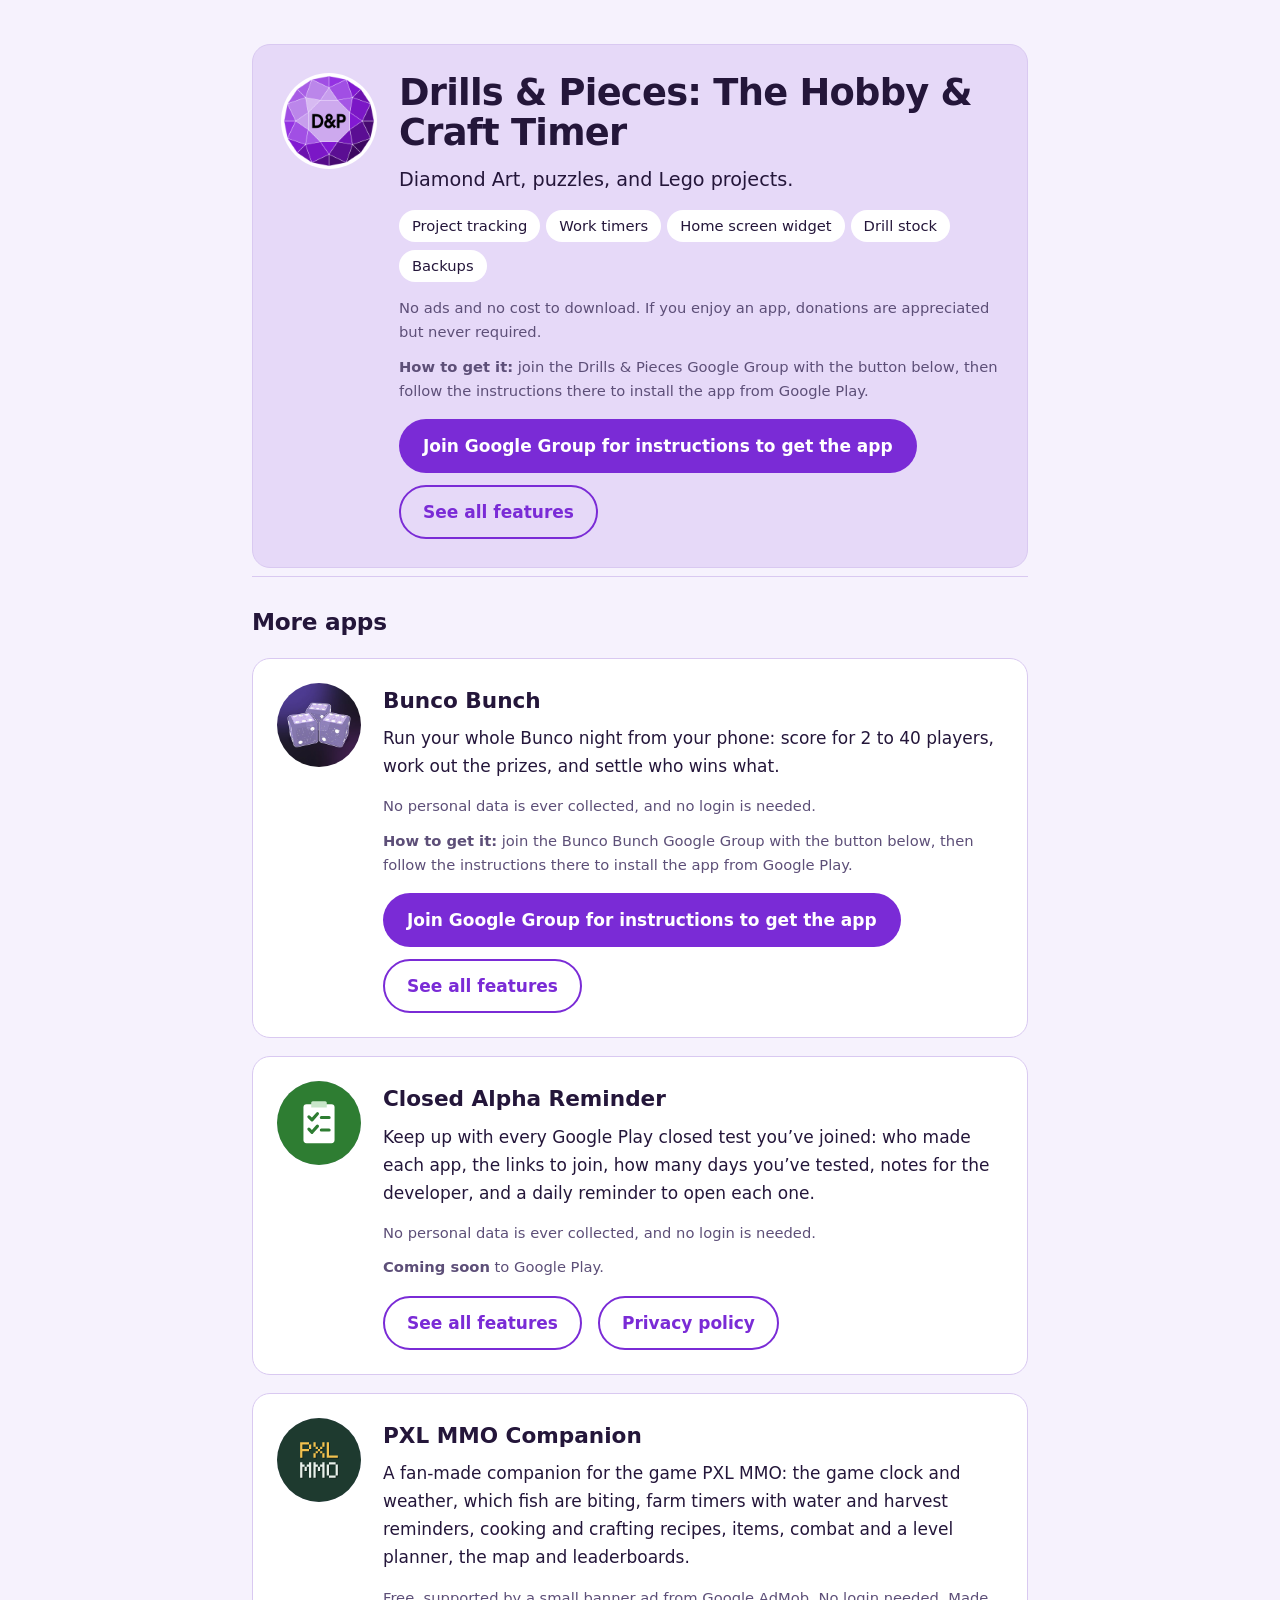
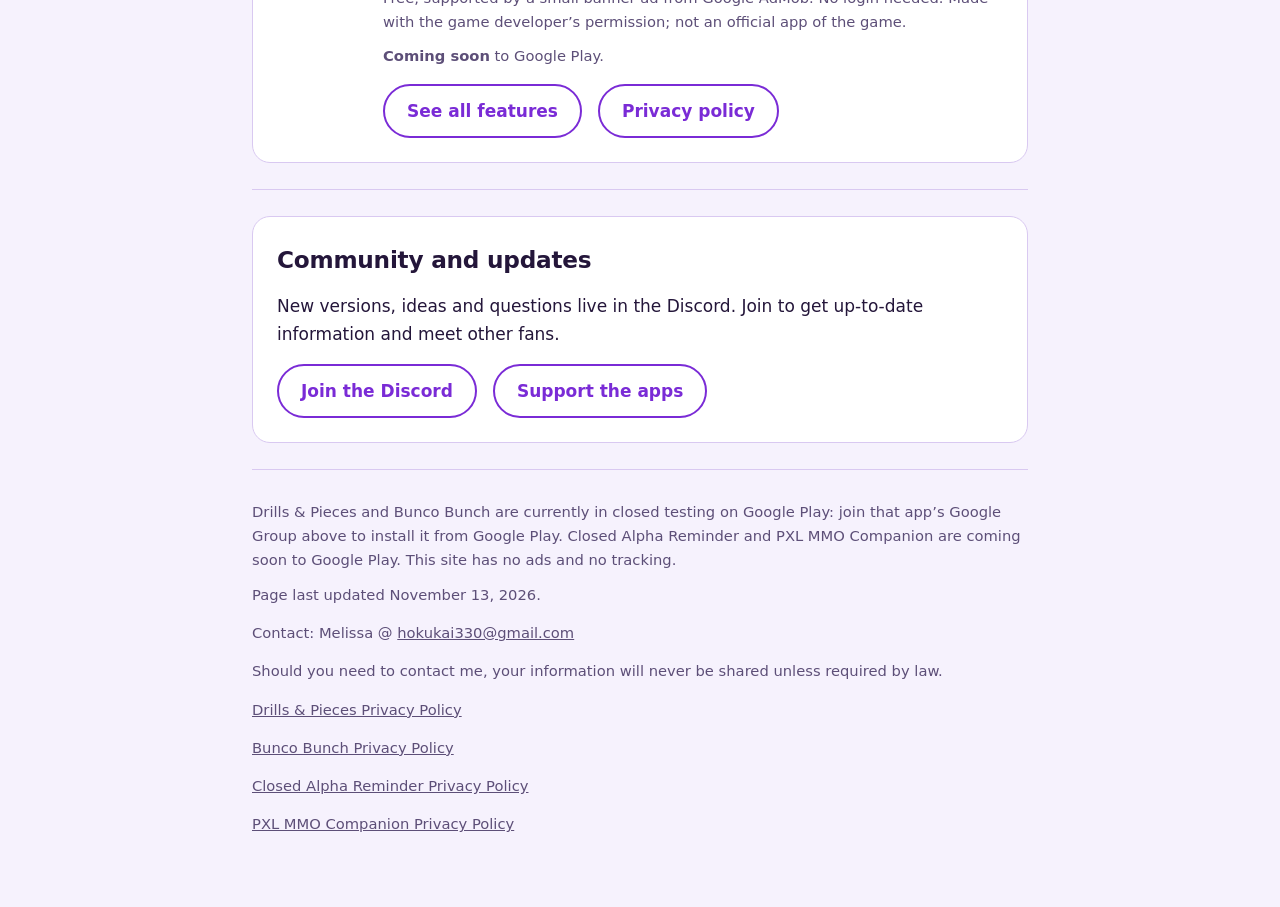
<file: index.html>
<!DOCTYPE html>
<html lang="en"><head><meta charset="utf-8"><meta name="viewport" content="width=device-width, initial-scale=1">
<title>Drills &amp; Pieces: The Hobby &amp; Craft Timer</title>
<meta name="description" content="Drills &amp; Pieces, a free Android app for diamond art, puzzle and Lego projects. Also Bunco Bunch, a Bunco score sheet. No ads and no cost to download.">
<link rel="icon" href="icon.png"><link rel="stylesheet" href="style.css">
<style>
.wrap{max-width:820px}
.top{padding:44px 0 8px}
section{padding:26px 0}
section.top{border-top:0}
h2.sec{margin:0 0 16px}
.appcard,.card{display:flex;gap:22px;align-items:flex-start;background:var(--surface);border:1px solid var(--line);border-radius:18px;padding:24px}
.card{display:block}
.card p:last-of-type{margin-bottom:16px}
.appcard.main{background:var(--soft);padding:28px}
.appcard.main h1{font-size:clamp(1.7rem,4.5vw,2.3rem);margin:0 0 10px}
.appcard.main .chips span{background:var(--surface)}
.appcard img{width:84px;height:84px;border-radius:50%;flex:none;background:var(--soft)}
.appcard.main img{width:96px;height:96px;background:var(--surface)}
.appcard h3{margin:0 0 6px;font-size:1.35rem}
.appcard .cta{margin-top:16px}
.lede{font-size:1.2rem;margin:0 0 14px}
.chips{margin:0 0 6px}
.chips span{display:inline-block;padding:4px 13px;margin:0 6px 8px 0;border-radius:999px;font-size:.92rem}
@media(max-width:480px){.appcard{flex-direction:column}}
</style></head>
<body><div class="wrap">

<section class="top"><article class="appcard main"><img src="icon.png" alt="Drills &amp; Pieces icon, a purple faceted gem with D&amp;P" width="96" height="96" data-optional>
<div><h1>Drills &amp; Pieces: The Hobby &amp; Craft Timer</h1>
<p class="lede">Diamond Art, puzzles, and Lego projects.</p>
<div class="chips"><span>Project tracking</span><span>Work timers</span><span>Home screen widget</span><span>Drill stock</span><span>Backups</span></div>
<p class="fine" style="margin:6px 0 0">No ads and no cost to download. If you enjoy an app, donations are appreciated but never required.</p>
<p class="fine" style="margin:10px 0 0"><strong>How to get it:</strong> join the Drills &amp; Pieces Google Group with the button below, then follow the instructions there to install the app from Google Play.</p>
<div class="cta"><a class="btn" href="https://groups.google.com/g/drillsandpiecesapp" target="_blank" rel="noopener">Join Google Group for instructions to get the app</a><a class="btn alt" href="drills-and-pieces.html">See all features</a></div></div></article></section>

<section><h2 class="sec">More apps</h2>
<article class="appcard"><img src="bunco-icon.jpg" alt="Bunco Bunch icon, three glittery dice showing sixes" width="84" height="84" data-optional>
<div><h3>Bunco Bunch</h3>
<p>Run your whole Bunco night from your phone: score for 2 to 40 players, work out the prizes, and settle who wins what.</p>
<p class="fine" style="margin:0">No personal data is ever collected, and no login is needed.</p>
<p class="fine" style="margin:10px 0 0"><strong>How to get it:</strong> join the Bunco Bunch Google Group with the button below, then follow the instructions there to install the app from Google Play.</p>
<div class="cta"><a class="btn" href="https://groups.google.com/g/bunco-bunch-closed-testing" target="_blank" rel="noopener">Join Google Group for instructions to get the app</a><a class="btn alt" href="bunco-bunch.html">See all features</a></div></div></article>
<article class="appcard" style="margin-top:18px"><img src="closed-alpha-icon.svg" alt="Closed Alpha Reminder icon, a clipboard with two check marks" width="84" height="84" data-optional>
<div><h3>Closed Alpha Reminder</h3>
<p>Keep up with every Google Play closed test you’ve joined: who made each app, the links to join, how many days you’ve tested, notes for the developer, and a daily reminder to open each one.</p>
<p class="fine" style="margin:0">No personal data is ever collected, and no login is needed.</p>
<p class="fine" style="margin:10px 0 0"><strong>Coming soon</strong> to Google Play.</p>
<div class="cta"><a class="btn alt" href="closed-alpha-reminder.html">See all features</a><a class="btn alt" href="closed-alpha-reminder-privacy.html">Privacy policy</a></div></div></article>
<article class="appcard" style="margin-top:18px"><img src="pxl-icon.svg" alt="PXL MMO Companion icon, the letters PXL over MMO in pixel type" width="84" height="84" data-optional>
<div><h3>PXL MMO Companion</h3>
<p>A fan-made companion for the game PXL MMO: the game clock and weather, which fish are biting, farm timers with water and harvest reminders, cooking and crafting recipes, items, combat and a level planner, the map and leaderboards.</p>
<p class="fine" style="margin:0">Free, supported by a small banner ad from Google AdMob. No login needed. Made with the game developer’s permission; not an official app of the game.</p>
<p class="fine" style="margin:10px 0 0"><strong>Coming soon</strong> to Google Play.</p>
<div class="cta"><a class="btn alt" href="pxl-mmo-companion.html">See all features</a><a class="btn alt" href="PXLPrivacyNotice.html">Privacy policy</a></div></div></article></section>

<section><div class="card"><h2>Community and updates</h2>
<p>New versions, ideas and questions live in the Discord. Join to get up-to-date information and meet other fans.</p>
<div class="cta" style="margin-top:0"><a class="btn alt" href="https://discord.gg/RJFk6R4KJk">Join the Discord</a><a class="btn alt" data-donate href="#">Support the apps</a></div></div></section>

<footer>
  Drills &amp; Pieces and Bunco Bunch are currently in closed testing on Google Play: join that app’s Google Group above to install it from Google Play. Closed Alpha Reminder and PXL MMO Companion are coming soon to Google Play. This site has no ads and no tracking.
  <p style="margin-top: 10px;">Page last updated November 13, 2026.</p>
  <p style="margin-top: 10px;">Contact: Melissa @ <a href="mailto:hokukai330@gmail.com" style="color: inherit;">hokukai330@gmail.com</a></p>
  <p>Should you need to contact me, your information will never be shared unless required by law.</p>
  <p><a href="privacy.html" style="color: inherit;">Drills &amp; Pieces Privacy Policy</a></p>
  <p><a href="bunco-privacy.html" style="color: inherit;">Bunco Bunch Privacy Policy</a></p>
  <p><a href="closed-alpha-reminder-privacy.html" style="color: inherit;">Closed Alpha Reminder Privacy Policy</a></p>
  <p><a href="PXLPrivacyNotice.html" style="color: inherit;">PXL MMO Companion Privacy Policy</a></p>
</footer>
</div><script src="site.js"></script></body></html>
</file>
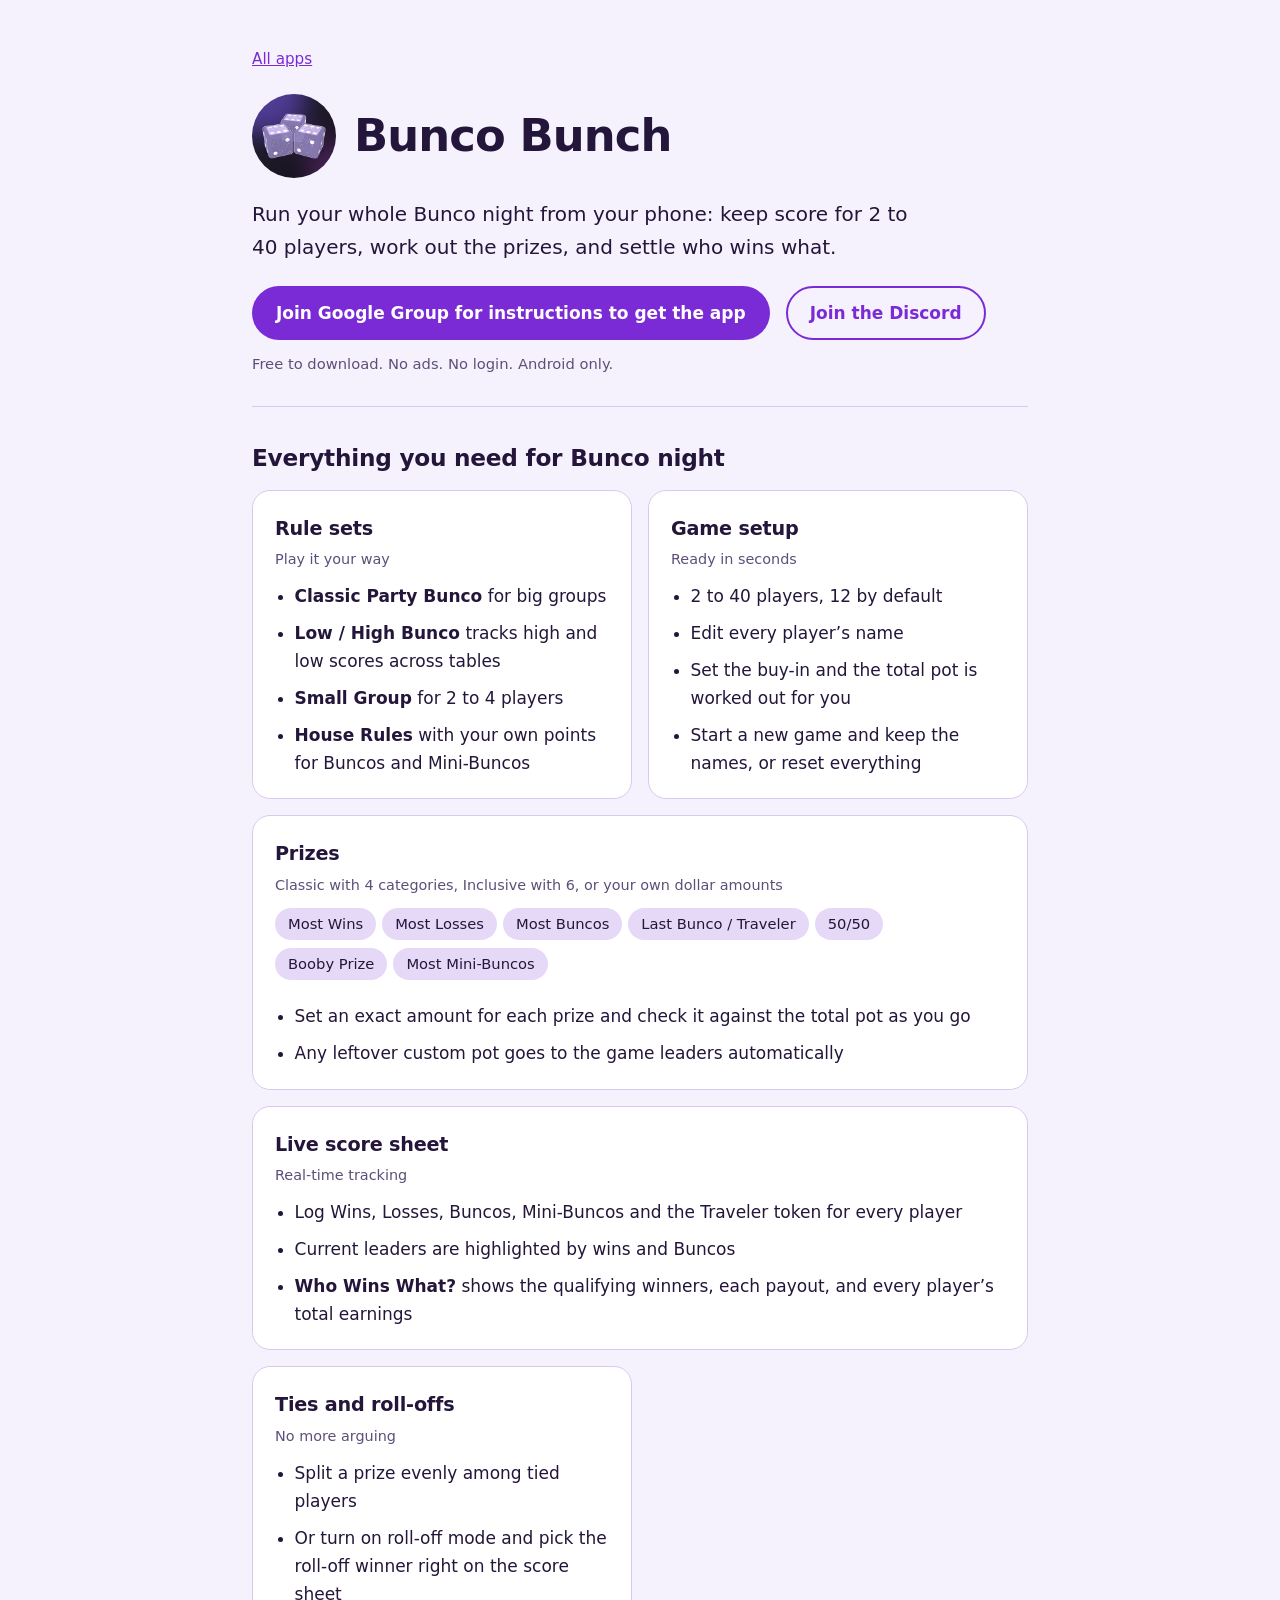
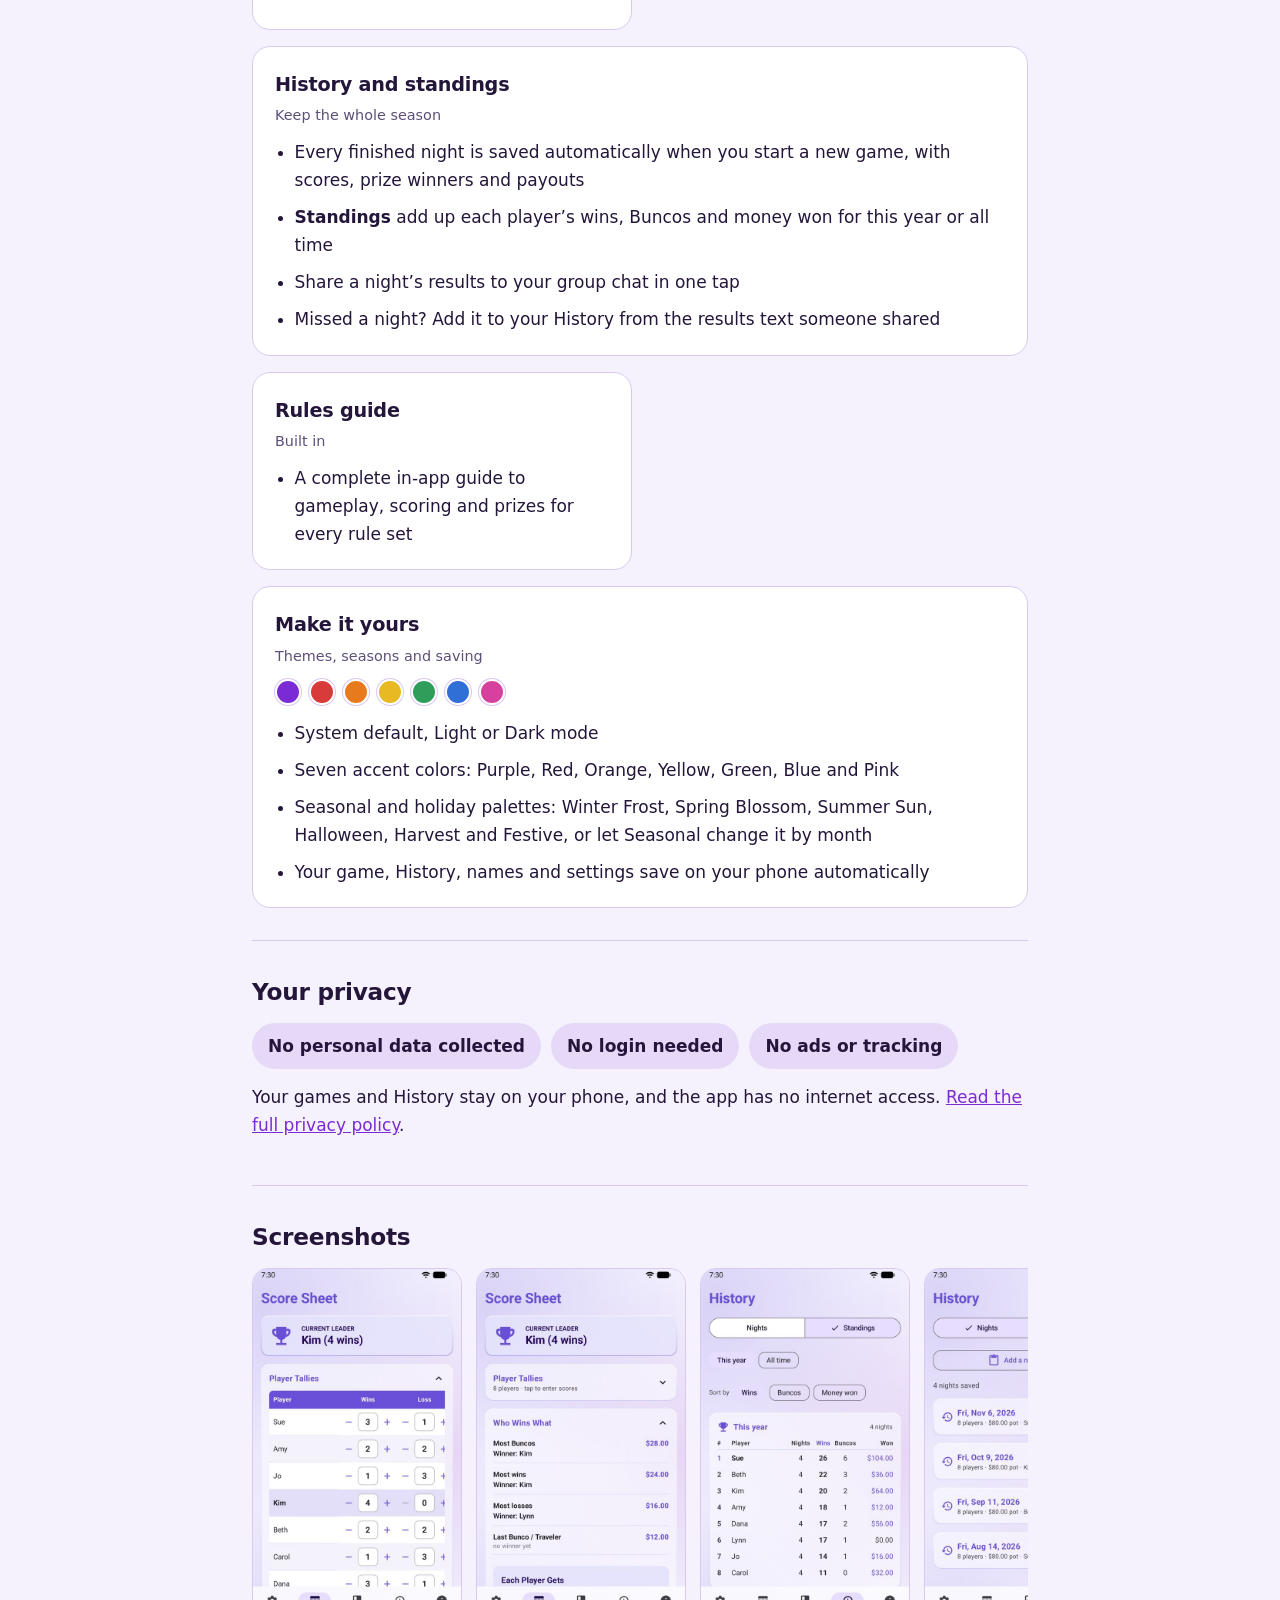
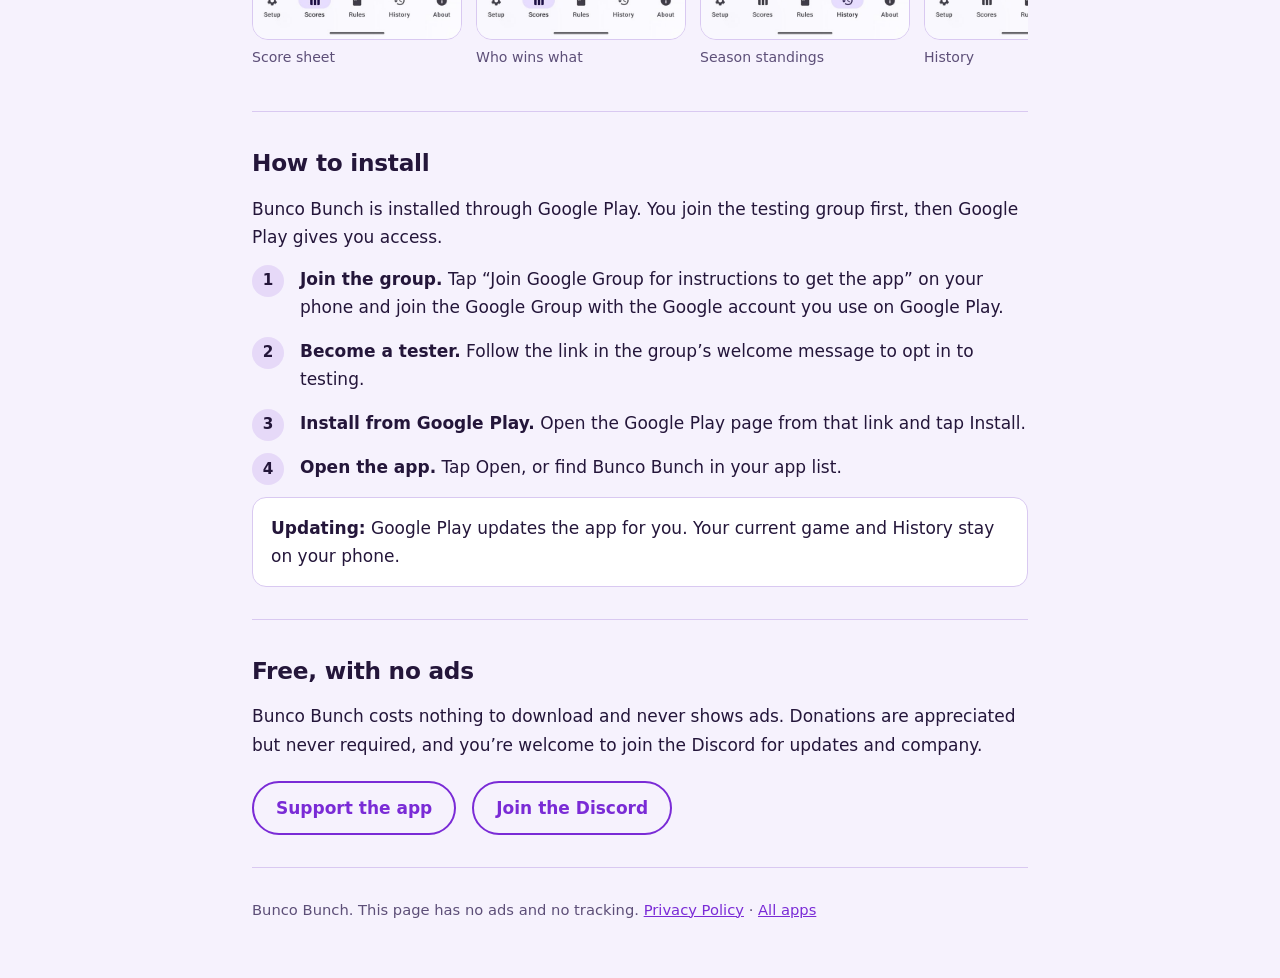
<file: bunco-bunch.html>
<!DOCTYPE html>
<html lang="en"><head><meta charset="utf-8"><meta name="viewport" content="width=device-width, initial-scale=1">
<title>Bunco Bunch – score sheet, prizes and rules for Bunco night</title>
<meta name="description" content="Bunco Bunch is a free Android app that scores Bunco for 2 to 40 players, calculates prizes and payouts, and includes the rules. No ads, no login, no personal data collected.">
<link rel="icon" href="bunco-icon.jpg"><link rel="stylesheet" href="style.css">
<style>
.wrap{max-width:820px}
.lede{font-size:1.25rem;max-width:34em;margin:20px 0 0}
.grid{display:grid;grid-template-columns:1fr 1fr;gap:16px}
.card{background:var(--surface);border:1px solid var(--line);border-radius:18px;padding:22px 22px 12px}
.card.wide{grid-column:1/-1}
.card h3{margin:0 0 4px;font-size:1.2rem;letter-spacing:-.01em}
.card .kicker{display:block;margin-bottom:10px;color:var(--muted);font-size:.9rem}
.card ul{margin:0;padding-left:1.15em}
.card li{margin:0 0 9px}
.chips{margin:2px 0 14px}
.chips span{display:inline-block;padding:4px 13px;margin:0 6px 8px 0;border-radius:999px;background:var(--soft);font-size:.92rem}
.swatches{display:flex;gap:8px;margin:2px 0 14px}
.swatches i{width:26px;height:26px;border-radius:50%;display:block;border:2px solid var(--surface);box-shadow:0 0 0 1px var(--line)}
.priv{display:flex;flex-wrap:wrap;gap:10px}
.priv span{background:var(--soft);padding:9px 16px;border-radius:999px;font-weight:600}
@media(max-width:640px){.grid{grid-template-columns:1fr}}
</style></head>
<body><div class="wrap">
<header><a class="back" href="./">All apps</a>
<div class="brand"><img src="bunco-icon.jpg" alt="Bunco Bunch icon, three glittery dice showing sixes" width="84" height="84" data-optional><h1>Bunco Bunch</h1></div>
<p class="lede">Run your whole Bunco night from your phone: keep score for 2 to 40 players, work out the prizes, and settle who wins what.</p>
<div class="cta"><a class="btn" href="https://groups.google.com/g/bunco-bunch-closed-testing" target="_blank" rel="noopener">Join Google Group for instructions to get the app</a><a class="btn alt" href="https://discord.gg/RJFk6R4KJk">Join the Discord</a></div>
<p class="fine">Free to download. No ads. No login. Android only.</p></header>

<section><h2>Everything you need for Bunco night</h2>
<div class="grid">
<div class="card"><h3>Rule sets</h3><span class="kicker">Play it your way</span><ul>
<li><strong>Classic Party Bunco</strong> for big groups</li>
<li><strong>Low / High Bunco</strong> tracks high and low scores across tables</li>
<li><strong>Small Group</strong> for 2 to 4 players</li>
<li><strong>House Rules</strong> with your own points for Buncos and Mini-Buncos</li></ul></div>

<div class="card"><h3>Game setup</h3><span class="kicker">Ready in seconds</span><ul>
<li>2 to 40 players, 12 by default</li>
<li>Edit every player’s name</li>
<li>Set the buy-in and the total pot is worked out for you</li>
<li>Start a new game and keep the names, or reset everything</li></ul></div>

<div class="card wide"><h3>Prizes</h3><span class="kicker">Classic with 4 categories, Inclusive with 6, or your own dollar amounts</span>
<div class="chips"><span>Most Wins</span><span>Most Losses</span><span>Most Buncos</span><span>Last Bunco / Traveler</span><span>50/50</span><span>Booby Prize</span><span>Most Mini-Buncos</span></div>
<ul><li>Set an exact amount for each prize and check it against the total pot as you go</li>
<li>Any leftover custom pot goes to the game leaders automatically</li></ul></div>

<div class="card wide"><h3>Live score sheet</h3><span class="kicker">Real-time tracking</span><ul>
<li>Log Wins, Losses, Buncos, Mini-Buncos and the Traveler token for every player</li>
<li>Current leaders are highlighted by wins and Buncos</li>
<li><strong>Who Wins What?</strong> shows the qualifying winners, each payout, and every player’s total earnings</li></ul></div>

<div class="card"><h3>Ties and roll-offs</h3><span class="kicker">No more arguing</span><ul>
<li>Split a prize evenly among tied players</li>
<li>Or turn on roll-off mode and pick the roll-off winner right on the score sheet</li></ul></div>

<div class="card wide"><h3>History and standings</h3><span class="kicker">Keep the whole season</span><ul>
<li>Every finished night is saved automatically when you start a new game, with scores, prize winners and payouts</li>
<li><strong>Standings</strong> add up each player’s wins, Buncos and money won for this year or all time</li>
<li>Share a night’s results to your group chat in one tap</li>
<li>Missed a night? Add it to your History from the results text someone shared</li></ul></div>

<div class="card"><h3>Rules guide</h3><span class="kicker">Built in</span><ul>
<li>A complete in-app guide to gameplay, scoring and prizes for every rule set</li></ul></div>

<div class="card wide"><h3>Make it yours</h3><span class="kicker">Themes, seasons and saving</span>
<div class="swatches" role="img" aria-label="Accent colors: purple, red, orange, yellow, green, blue and pink">
<i style="background:#7a2bd6"></i><i style="background:#d93a3a"></i><i style="background:#e87a1e"></i><i style="background:#e8b923"></i><i style="background:#2f9e5b"></i><i style="background:#2f6fd6"></i><i style="background:#d6409f"></i></div>
<ul><li>System default, Light or Dark mode</li>
<li>Seven accent colors: Purple, Red, Orange, Yellow, Green, Blue and Pink</li>
<li>Seasonal and holiday palettes: Winter Frost, Spring Blossom, Summer Sun, Halloween, Harvest and Festive, or let Seasonal change it by month</li>
<li>Your game, History, names and settings save on your phone automatically</li></ul></div>
</div></section>

<section><h2>Your privacy</h2>
<div class="priv"><span>No personal data collected</span><span>No login needed</span><span>No ads or tracking</span></div>
<p style="margin-top:14px">Your games and History stay on your phone, and the app has no internet access. <a href="bunco-privacy.html">Read the full privacy policy</a>.</p></section>

<section><h2>Screenshots</h2><div class="shots">
<figure><img src="screenshots/bb-1.jpg" alt="Score sheet with wins and losses for 8 players and the current leader"><figcaption>Score sheet</figcaption></figure>
<figure><img src="screenshots/bb-2.jpg" alt="Who Wins What: each prize, its winner and payout"><figcaption>Who wins what</figcaption></figure>
<figure><img src="screenshots/bb-3.jpg" alt="Season standings: nights, wins, Buncos and money won per player"><figcaption>Season standings</figcaption></figure>
<figure><img src="screenshots/bb-4.jpg" alt="History of saved Bunco nights"><figcaption>History</figcaption></figure>
<figure><img src="screenshots/bb-5.jpg" alt="Adding a missed night from shared results text"><figcaption>Add a missed night</figcaption></figure>
<figure><img src="screenshots/bb-6.jpg" alt="Game setup: rule set, number of players, buy-in and total pot"><figcaption>Game setup</figcaption></figure>
<figure><img src="screenshots/bb-7.jpg" alt="Splash screen with three glittery dice showing sixes"><figcaption>Splash</figcaption></figure>
<figure><img src="screenshots/bb-8.jpg" alt="Built-in rules guide in dark mode"><figcaption>Rules, dark mode</figcaption></figure></div></section>

<section><h2>How to install</h2>
<p>Bunco Bunch is installed through Google Play. You join the testing group first, then Google Play gives you access.</p>
<ol class="steps">
<li><strong>Join the group.</strong> Tap “Join Google Group for instructions to get the app” on your phone and join the Google Group with the Google account you use on Google Play.</li>
<li><strong>Become a tester.</strong> Follow the link in the group’s welcome message to opt in to testing.</li>
<li><strong>Install from Google Play.</strong> Open the Google Play page from that link and tap Install.</li>
<li><strong>Open the app.</strong> Tap Open, or find Bunco Bunch in your app list.</li></ol>
<div class="note"><strong>Updating:</strong> Google Play updates the app for you. Your current game and History stay on your phone.</div></section>

<section><h2>Free, with no ads</h2><p>Bunco Bunch costs nothing to download and never shows ads. Donations are appreciated but never required, and you’re welcome to join the Discord for updates and company.</p>
<div class="cta"><a class="btn alt" data-donate href="#">Support the app</a><a class="btn alt" href="https://discord.gg/RJFk6R4KJk">Join the Discord</a></div></section>
<footer>Bunco Bunch. This page has no ads and no tracking. <a href="bunco-privacy.html">Privacy Policy</a> · <a href="./">All apps</a></footer>
</div><script src="site.js"></script></body></html>
</file>
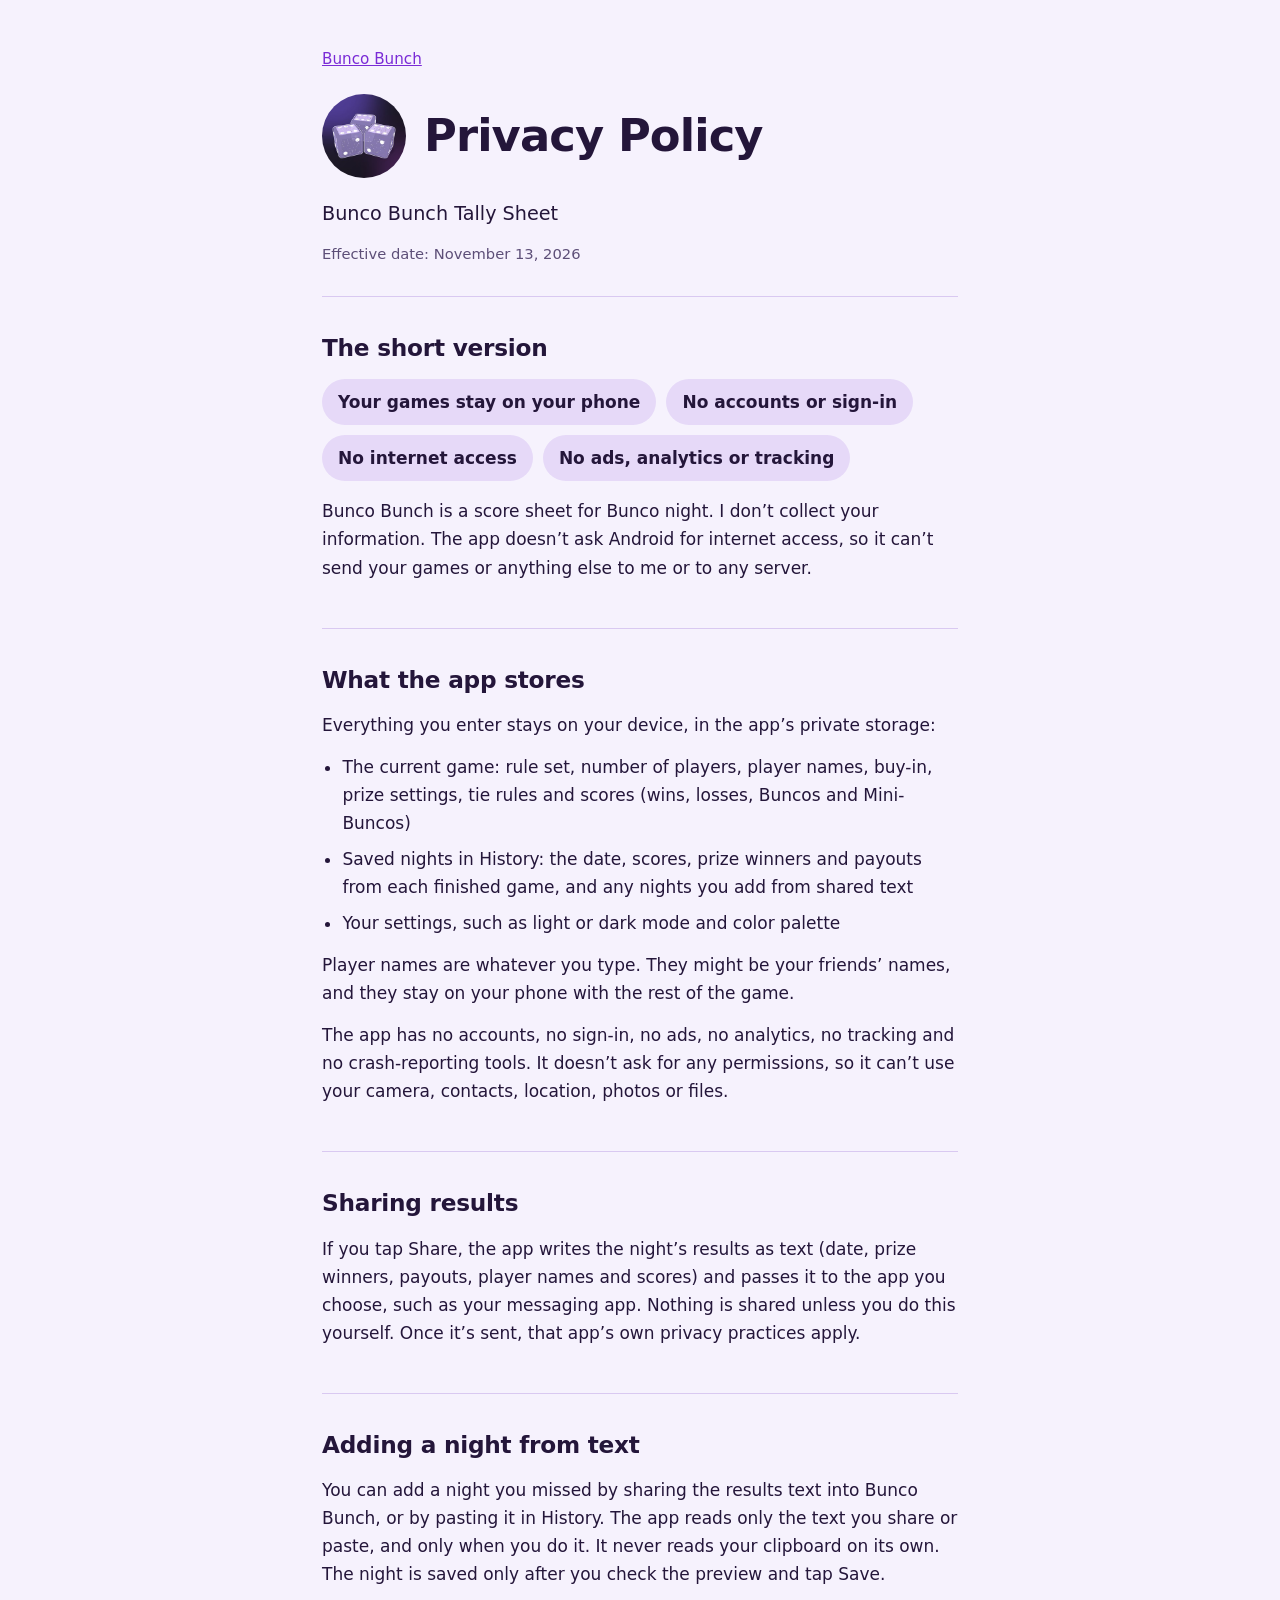
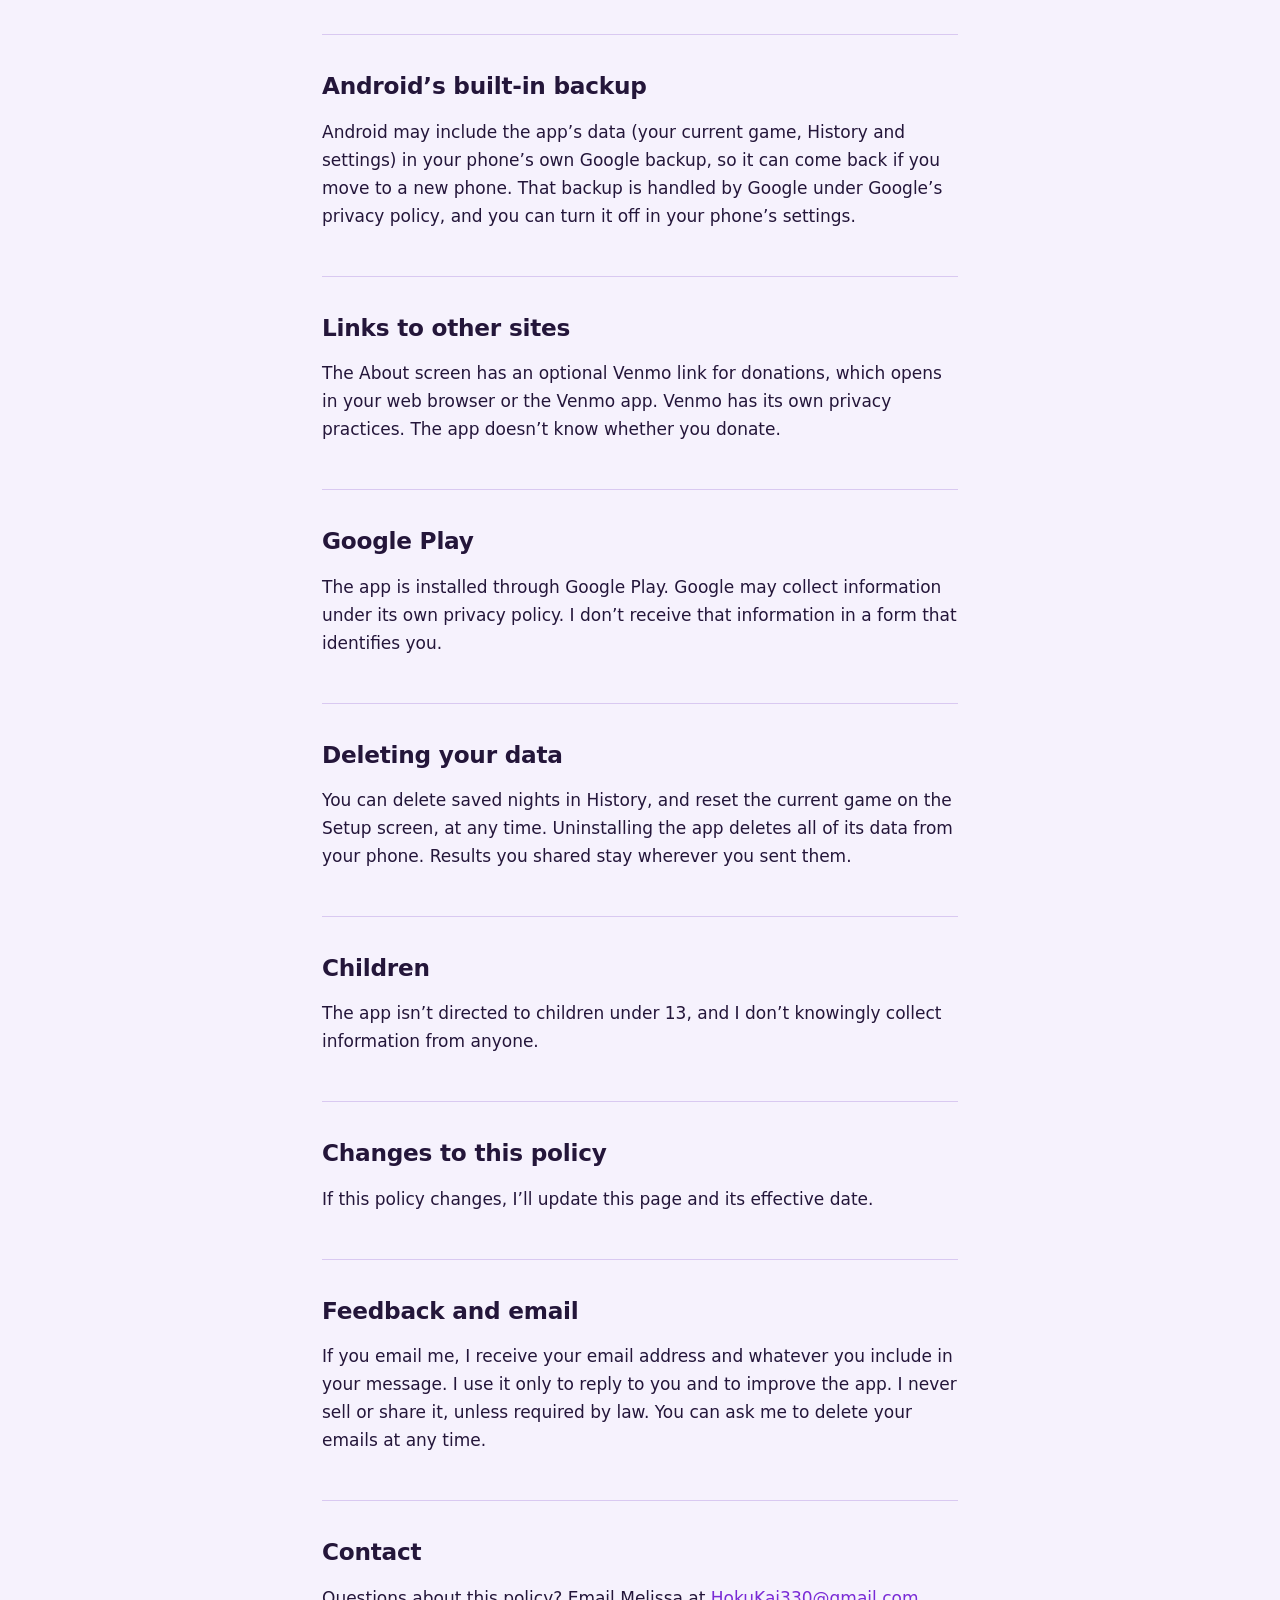
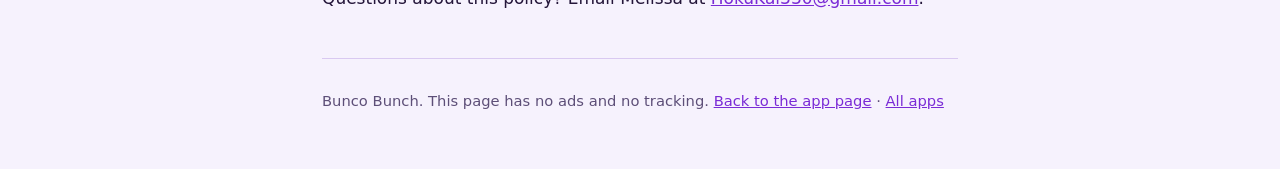
<file: bunco-privacy.html>
<!DOCTYPE html>
<html lang="en"><head><meta charset="utf-8"><meta name="viewport" content="width=device-width, initial-scale=1">
<title>Privacy Policy: Bunco Bunch</title>
<meta name="description" content="Privacy Policy for Bunco Bunch Tally Sheet. Your games stay on your phone. No accounts, no internet access, no ads, analytics or tracking.">
<link rel="icon" href="bunco-icon.jpg"><link rel="stylesheet" href="style.css">
<style>
.priv{display:flex;flex-wrap:wrap;gap:10px;margin-bottom:16px}
.priv span{background:var(--soft);padding:9px 16px;border-radius:999px;font-weight:600}
section ul{margin:0 0 14px;padding-left:1.2em}
section li{margin:0 0 8px}
</style></head>
<body><div class="wrap">
<header><a class="back" href="bunco-bunch.html">Bunco Bunch</a>
<div class="brand"><img src="bunco-icon.jpg" alt="Bunco Bunch icon, three glittery dice showing sixes" width="84" height="84" data-optional><h1>Privacy Policy</h1></div>
<p class="lede" style="font-size:1.2rem;margin:20px 0 0">Bunco Bunch Tally Sheet</p>
<p class="fine">Effective date: November 13, 2026</p></header>

<section><h2>The short version</h2>
<div class="priv"><span>Your games stay on your phone</span><span>No accounts or sign-in</span><span>No internet access</span><span>No ads, analytics or tracking</span></div>
<p>Bunco Bunch is a score sheet for Bunco night. I don’t collect your information. The app doesn’t ask Android for internet access, so it can’t send your games or anything else to me or to any server.</p></section>

<section><h2>What the app stores</h2>
<p>Everything you enter stays on your device, in the app’s private storage:</p>
<ul><li>The current game: rule set, number of players, player names, buy-in, prize settings, tie rules and scores (wins, losses, Buncos and Mini-Buncos)</li>
<li>Saved nights in History: the date, scores, prize winners and payouts from each finished game, and any nights you add from shared text</li>
<li>Your settings, such as light or dark mode and color palette</li></ul>
<p>Player names are whatever you type. They might be your friends’ names, and they stay on your phone with the rest of the game.</p>
<p>The app has no accounts, no sign-in, no ads, no analytics, no tracking and no crash-reporting tools. It doesn’t ask for any permissions, so it can’t use your camera, contacts, location, photos or files.</p></section>

<section><h2>Sharing results</h2>
<p>If you tap Share, the app writes the night’s results as text (date, prize winners, payouts, player names and scores) and passes it to the app you choose, such as your messaging app. Nothing is shared unless you do this yourself. Once it’s sent, that app’s own privacy practices apply.</p></section>

<section><h2>Adding a night from text</h2>
<p>You can add a night you missed by sharing the results text into Bunco Bunch, or by pasting it in History. The app reads only the text you share or paste, and only when you do it. It never reads your clipboard on its own. The night is saved only after you check the preview and tap Save.</p></section>

<section><h2>Android’s built-in backup</h2>
<p>Android may include the app’s data (your current game, History and settings) in your phone’s own Google backup, so it can come back if you move to a new phone. That backup is handled by Google under Google’s privacy policy, and you can turn it off in your phone’s settings.</p></section>

<section><h2>Links to other sites</h2>
<p>The About screen has an optional Venmo link for donations, which opens in your web browser or the Venmo app. Venmo has its own privacy practices. The app doesn’t know whether you donate.</p></section>

<section><h2>Google Play</h2>
<p>The app is installed through Google Play. Google may collect information under its own privacy policy. I don’t receive that information in a form that identifies you.</p></section>

<section><h2>Deleting your data</h2>
<p>You can delete saved nights in History, and reset the current game on the Setup screen, at any time. Uninstalling the app deletes all of its data from your phone. Results you shared stay wherever you sent them.</p></section>

<section><h2>Children</h2>
<p>The app isn’t directed to children under 13, and I don’t knowingly collect information from anyone.</p></section>

<section><h2>Changes to this policy</h2>
<p>If this policy changes, I’ll update this page and its effective date.</p></section>

<section><h2>Feedback and email</h2>
<p>If you email me, I receive your email address and whatever you include in your message. I use it only to reply to you and to improve the app. I never sell or share it, unless required by law. You can ask me to delete your emails at any time.</p></section>

<section><h2>Contact</h2>
<p>Questions about this policy? Email Melissa at <a href="mailto:HokuKai330@gmail.com">HokuKai330@gmail.com</a>.</p></section>

<footer>Bunco Bunch. This page has no ads and no tracking. <a href="bunco-bunch.html">Back to the app page</a> · <a href="./">All apps</a></footer>
</div><script src="site.js"></script></body></html>
</file>
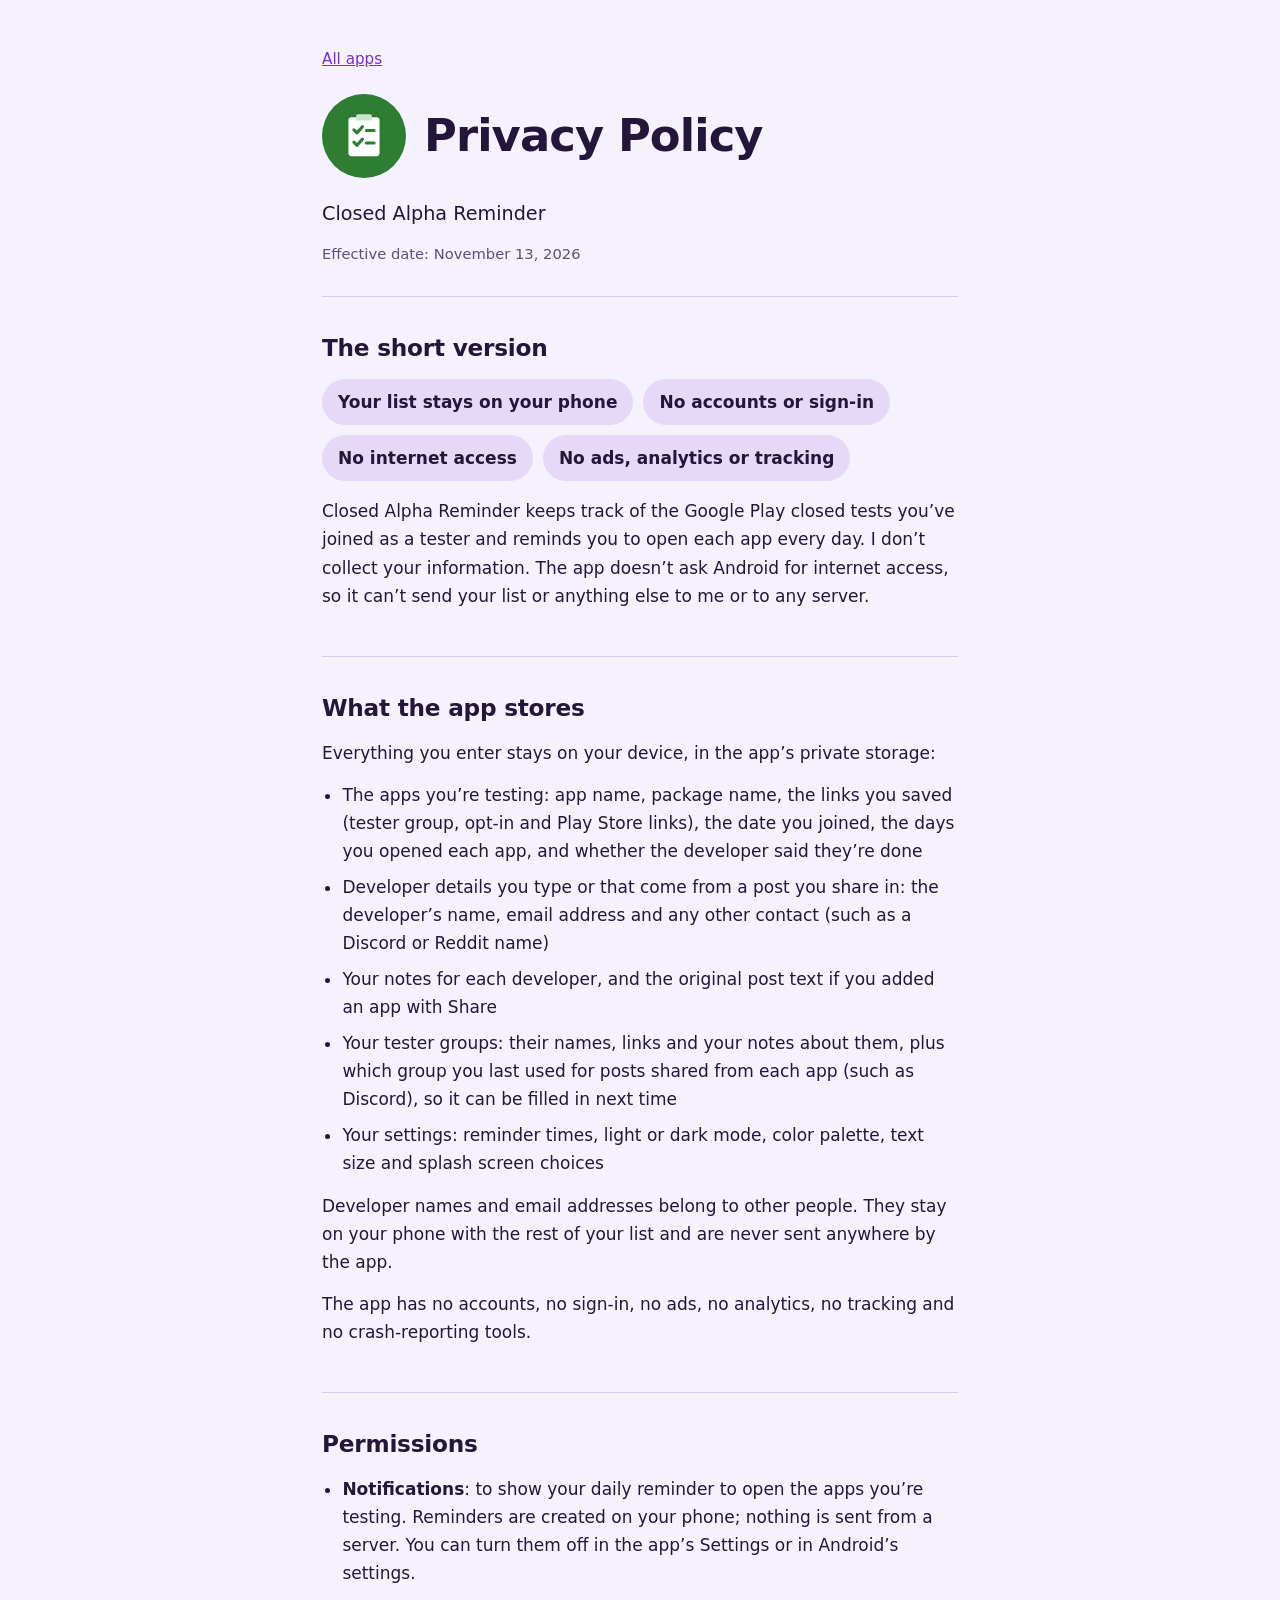
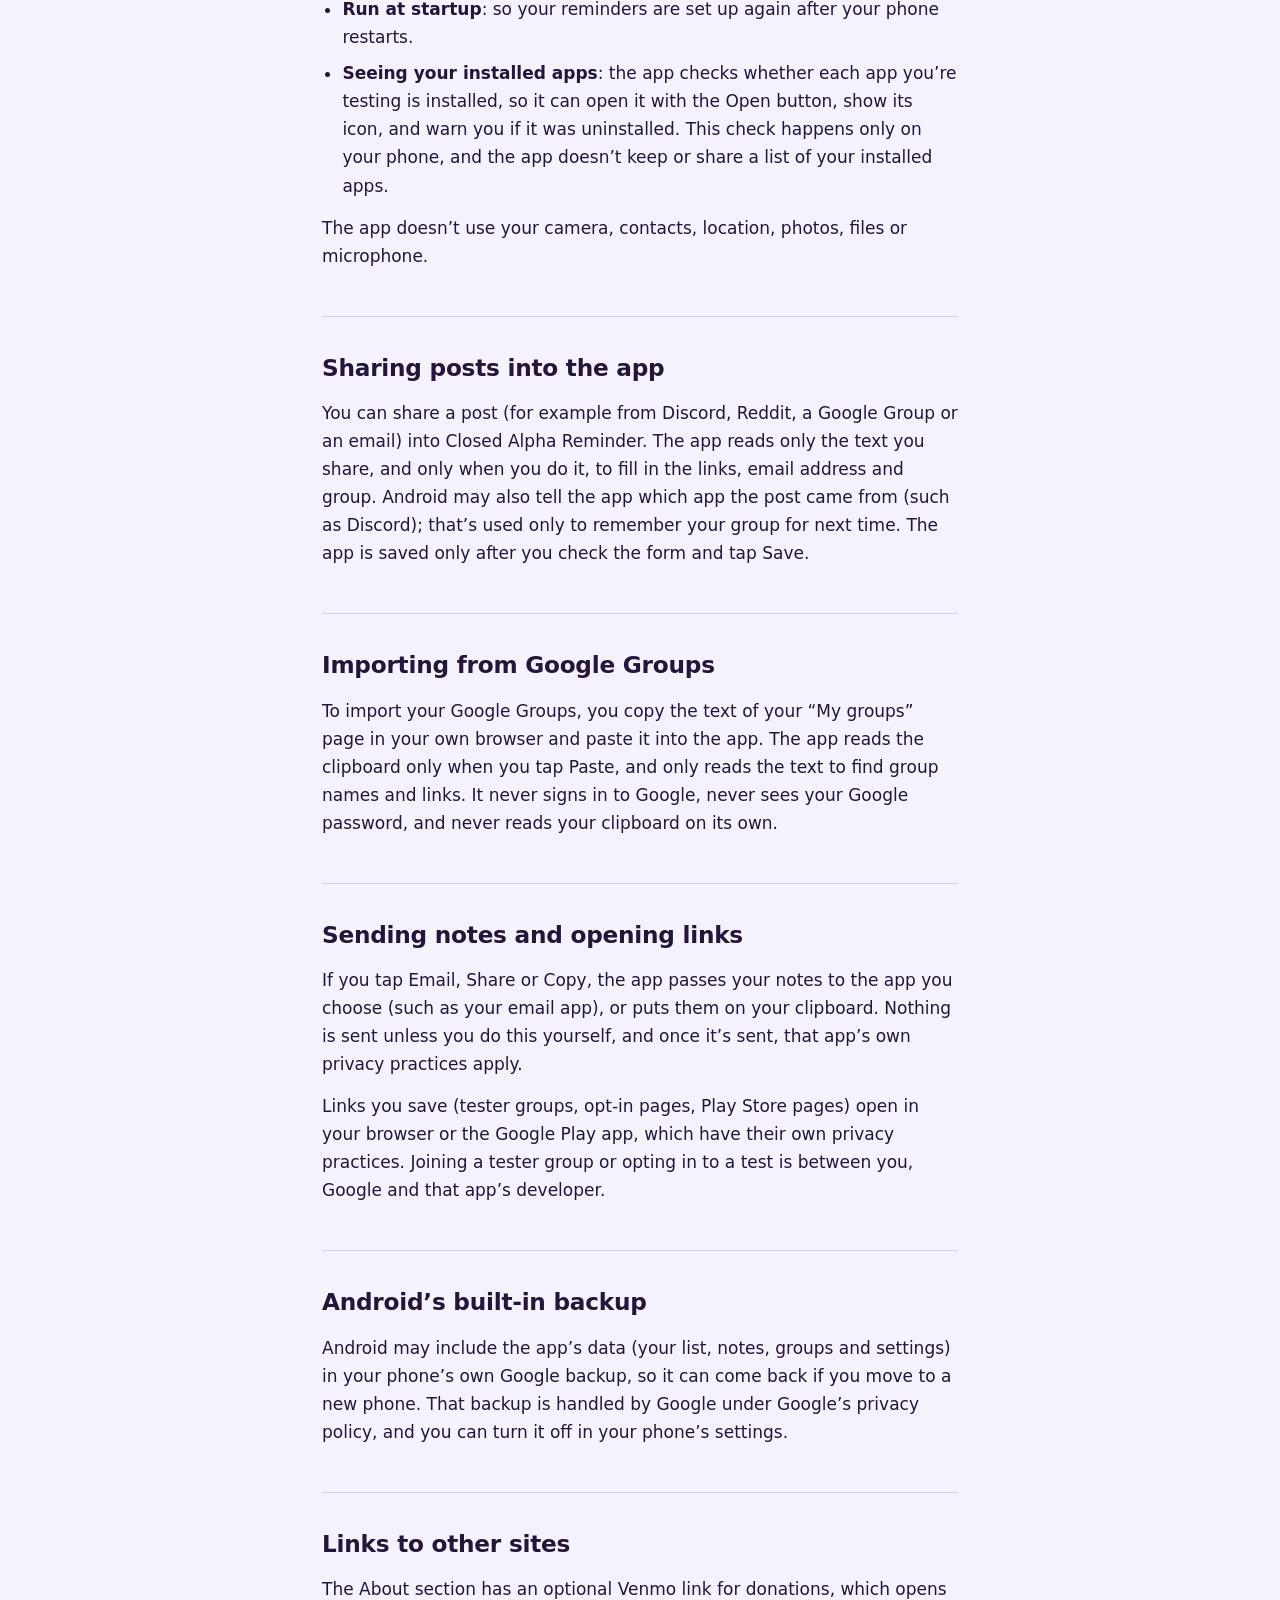
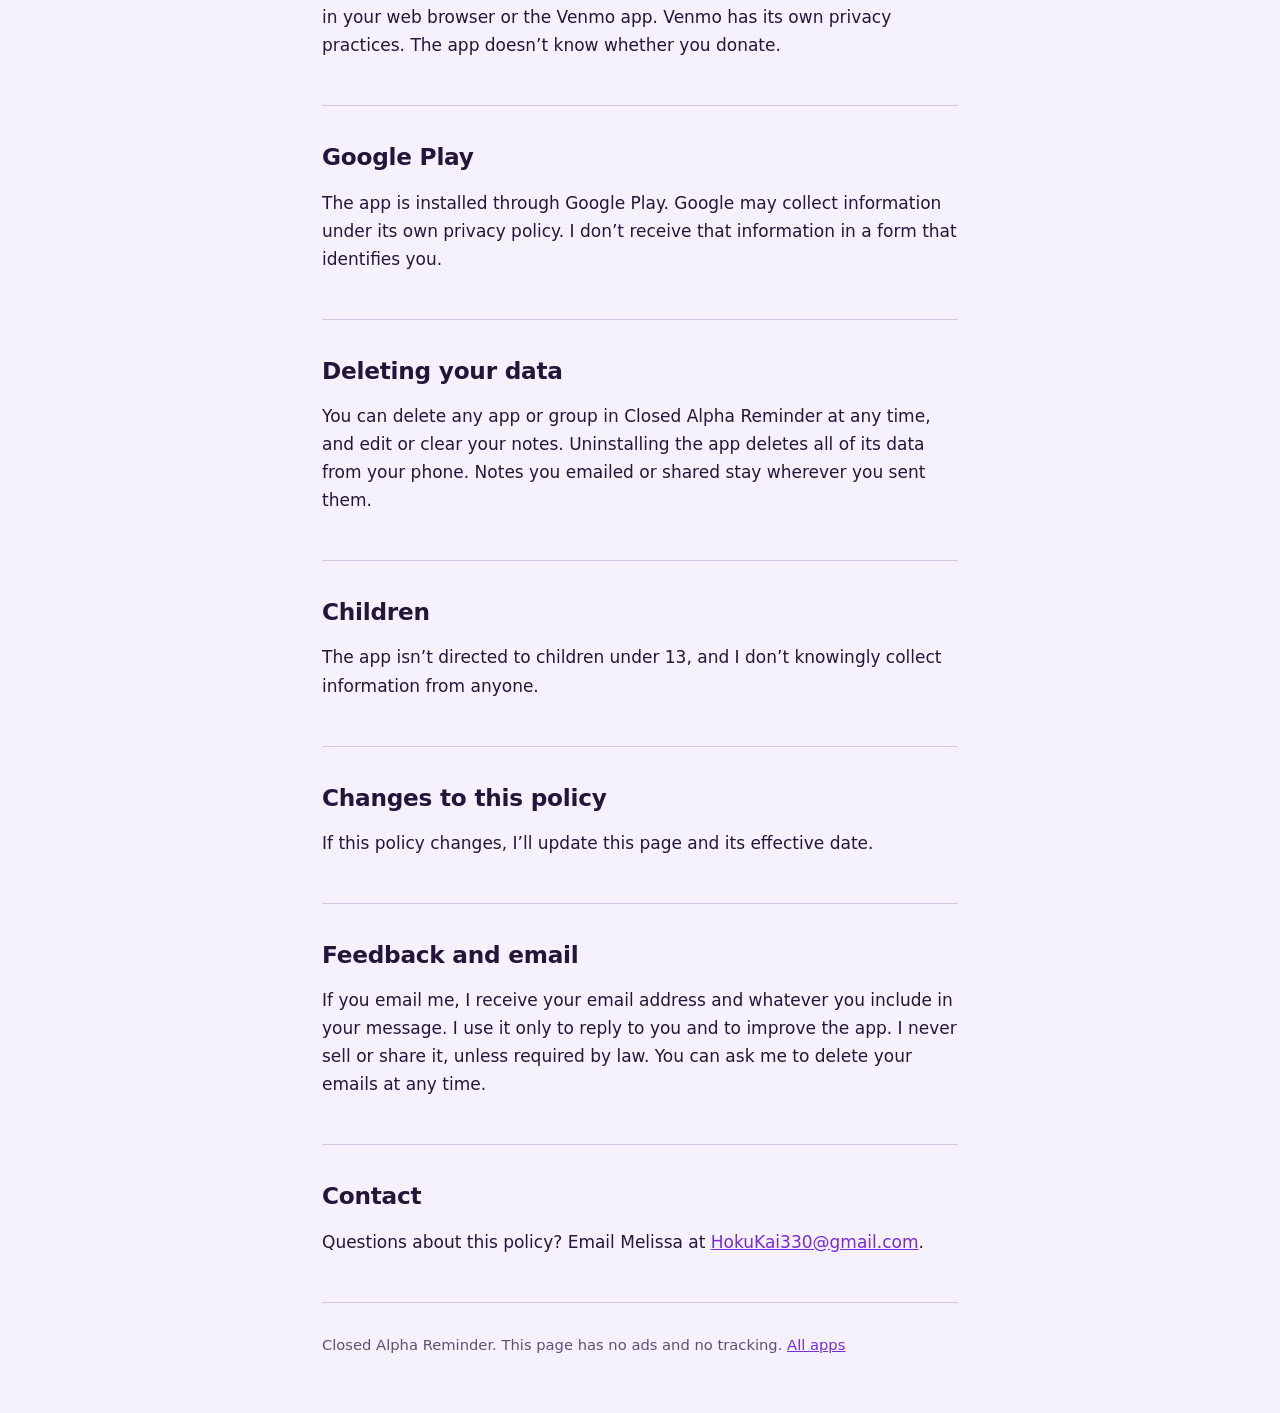
<file: closed-alpha-reminder-privacy.html>
<!DOCTYPE html>
<html lang="en"><head><meta charset="utf-8"><meta name="viewport" content="width=device-width, initial-scale=1">
<title>Privacy Policy: Closed Alpha Reminder</title>
<meta name="description" content="Privacy Policy for Closed Alpha Reminder. Your list of apps you're testing stays on your phone. No accounts, no internet access, no ads, analytics or tracking.">
<link rel="icon" href="closed-alpha-icon.svg"><link rel="stylesheet" href="style.css">
<style>
.priv{display:flex;flex-wrap:wrap;gap:10px;margin-bottom:16px}
.priv span{background:var(--soft);padding:9px 16px;border-radius:999px;font-weight:600}
section ul{margin:0 0 14px;padding-left:1.2em}
section li{margin:0 0 8px}
</style></head>
<body><div class="wrap">
<header><a class="back" href="./">All apps</a>
<div class="brand"><img src="closed-alpha-icon.svg" alt="Closed Alpha Reminder icon, a clipboard with two check marks" width="84" height="84" data-optional><h1>Privacy Policy</h1></div>
<p class="lede" style="font-size:1.2rem;margin:20px 0 0">Closed Alpha Reminder</p>
<p class="fine">Effective date: November 13, 2026</p></header>

<section><h2>The short version</h2>
<div class="priv"><span>Your list stays on your phone</span><span>No accounts or sign-in</span><span>No internet access</span><span>No ads, analytics or tracking</span></div>
<p>Closed Alpha Reminder keeps track of the Google Play closed tests you’ve joined as a tester and reminds you to open each app every day. I don’t collect your information. The app doesn’t ask Android for internet access, so it can’t send your list or anything else to me or to any server.</p></section>

<section><h2>What the app stores</h2>
<p>Everything you enter stays on your device, in the app’s private storage:</p>
<ul><li>The apps you’re testing: app name, package name, the links you saved (tester group, opt-in and Play Store links), the date you joined, the days you opened each app, and whether the developer said they’re done</li>
<li>Developer details you type or that come from a post you share in: the developer’s name, email address and any other contact (such as a Discord or Reddit name)</li>
<li>Your notes for each developer, and the original post text if you added an app with Share</li>
<li>Your tester groups: their names, links and your notes about them, plus which group you last used for posts shared from each app (such as Discord), so it can be filled in next time</li>
<li>Your settings: reminder times, light or dark mode, color palette, text size and splash screen choices</li></ul>
<p>Developer names and email addresses belong to other people. They stay on your phone with the rest of your list and are never sent anywhere by the app.</p>
<p>The app has no accounts, no sign-in, no ads, no analytics, no tracking and no crash-reporting tools.</p></section>

<section><h2>Permissions</h2>
<ul><li><strong>Notifications</strong>: to show your daily reminder to open the apps you’re testing. Reminders are created on your phone; nothing is sent from a server. You can turn them off in the app’s Settings or in Android’s settings.</li>
<li><strong>Run at startup</strong>: so your reminders are set up again after your phone restarts.</li>
<li><strong>Seeing your installed apps</strong>: the app checks whether each app you’re testing is installed, so it can open it with the Open button, show its icon, and warn you if it was uninstalled. This check happens only on your phone, and the app doesn’t keep or share a list of your installed apps.</li></ul>
<p>The app doesn’t use your camera, contacts, location, photos, files or microphone.</p></section>

<section><h2>Sharing posts into the app</h2>
<p>You can share a post (for example from Discord, Reddit, a Google Group or an email) into Closed Alpha Reminder. The app reads only the text you share, and only when you do it, to fill in the links, email address and group. Android may also tell the app which app the post came from (such as Discord); that’s used only to remember your group for next time. The app is saved only after you check the form and tap Save.</p></section>

<section><h2>Importing from Google Groups</h2>
<p>To import your Google Groups, you copy the text of your “My groups” page in your own browser and paste it into the app. The app reads the clipboard only when you tap Paste, and only reads the text to find group names and links. It never signs in to Google, never sees your Google password, and never reads your clipboard on its own.</p></section>

<section><h2>Sending notes and opening links</h2>
<p>If you tap Email, Share or Copy, the app passes your notes to the app you choose (such as your email app), or puts them on your clipboard. Nothing is sent unless you do this yourself, and once it’s sent, that app’s own privacy practices apply.</p>
<p>Links you save (tester groups, opt-in pages, Play Store pages) open in your browser or the Google Play app, which have their own privacy practices. Joining a tester group or opting in to a test is between you, Google and that app’s developer.</p></section>

<section><h2>Android’s built-in backup</h2>
<p>Android may include the app’s data (your list, notes, groups and settings) in your phone’s own Google backup, so it can come back if you move to a new phone. That backup is handled by Google under Google’s privacy policy, and you can turn it off in your phone’s settings.</p></section>

<section><h2>Links to other sites</h2>
<p>The About section has an optional Venmo link for donations, which opens in your web browser or the Venmo app. Venmo has its own privacy practices. The app doesn’t know whether you donate.</p></section>

<section><h2>Google Play</h2>
<p>The app is installed through Google Play. Google may collect information under its own privacy policy. I don’t receive that information in a form that identifies you.</p></section>

<section><h2>Deleting your data</h2>
<p>You can delete any app or group in Closed Alpha Reminder at any time, and edit or clear your notes. Uninstalling the app deletes all of its data from your phone. Notes you emailed or shared stay wherever you sent them.</p></section>

<section><h2>Children</h2>
<p>The app isn’t directed to children under 13, and I don’t knowingly collect information from anyone.</p></section>

<section><h2>Changes to this policy</h2>
<p>If this policy changes, I’ll update this page and its effective date.</p></section>

<section><h2>Feedback and email</h2>
<p>If you email me, I receive your email address and whatever you include in your message. I use it only to reply to you and to improve the app. I never sell or share it, unless required by law. You can ask me to delete your emails at any time.</p></section>

<section><h2>Contact</h2>
<p>Questions about this policy? Email Melissa at <a href="mailto:HokuKai330@gmail.com">HokuKai330@gmail.com</a>.</p></section>

<footer>Closed Alpha Reminder. This page has no ads and no tracking. <a href="./">All apps</a></footer>
</div><script src="site.js"></script></body></html>
</file>
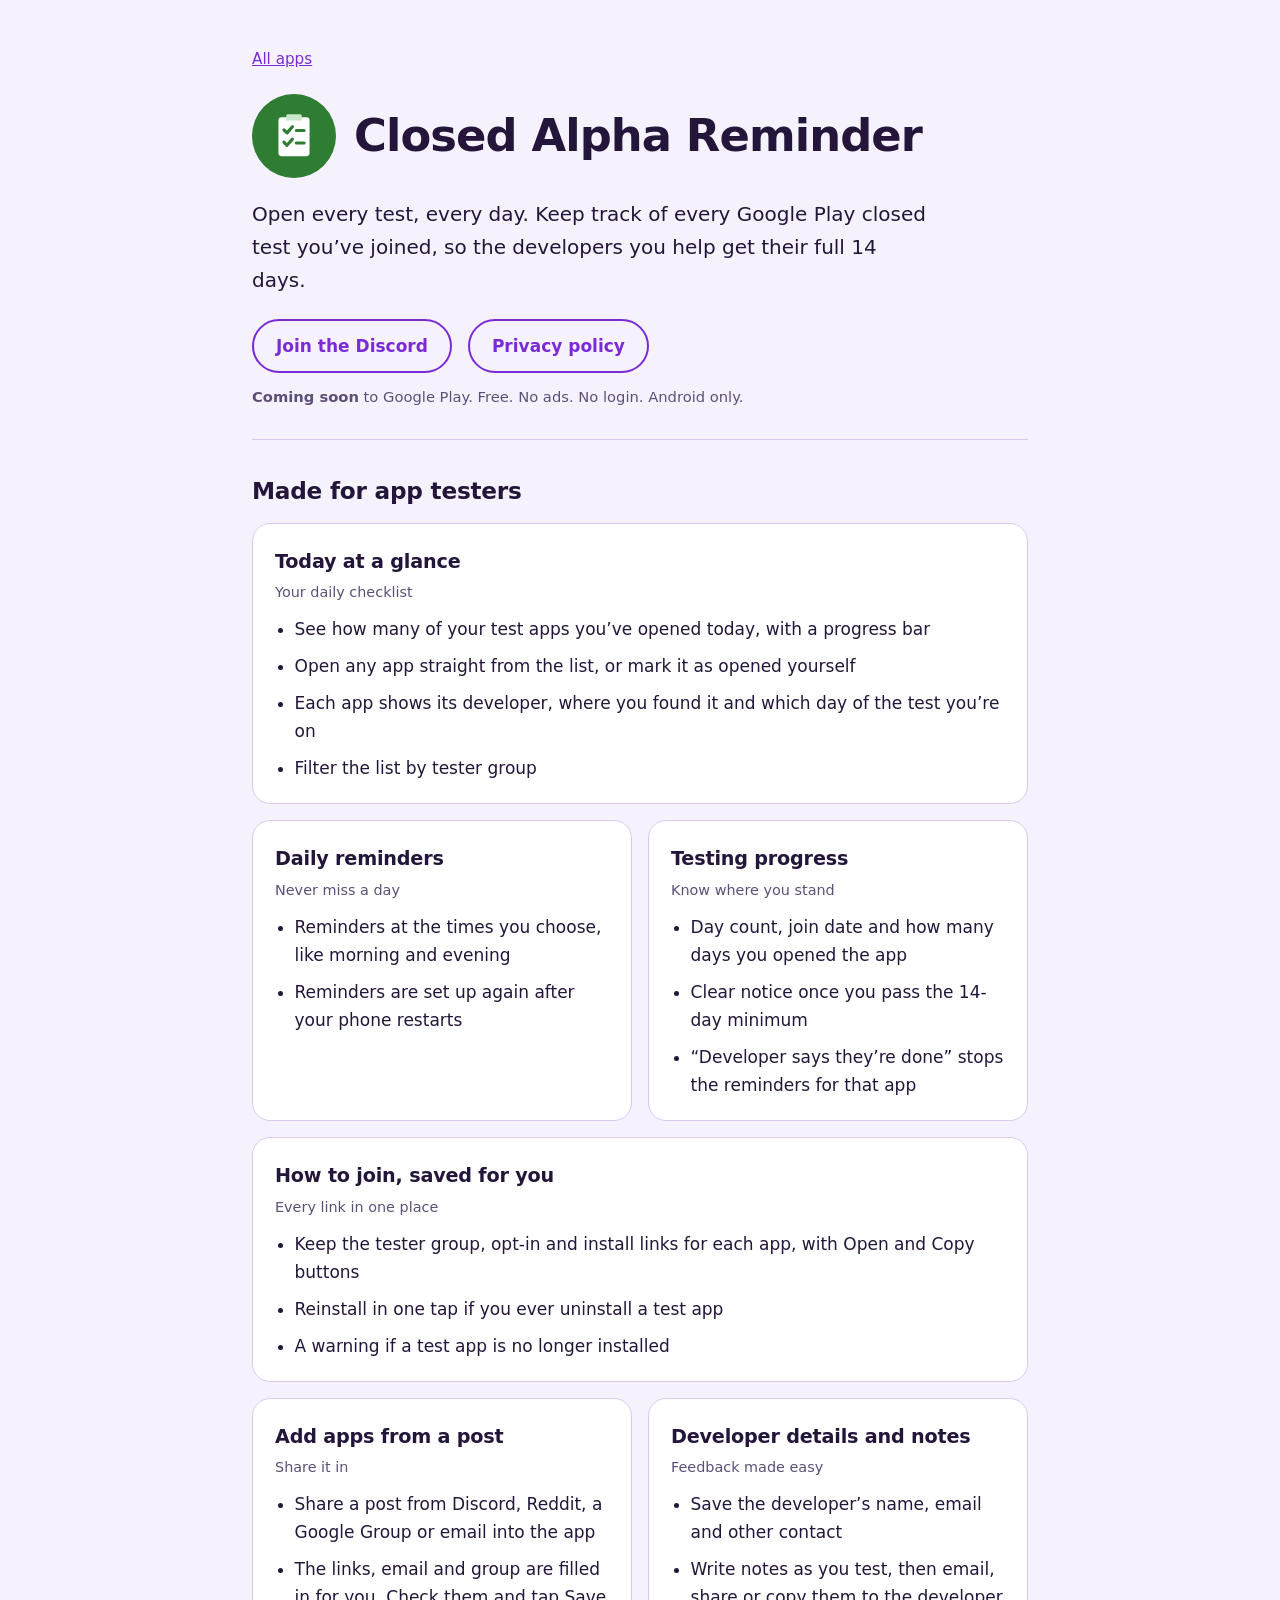
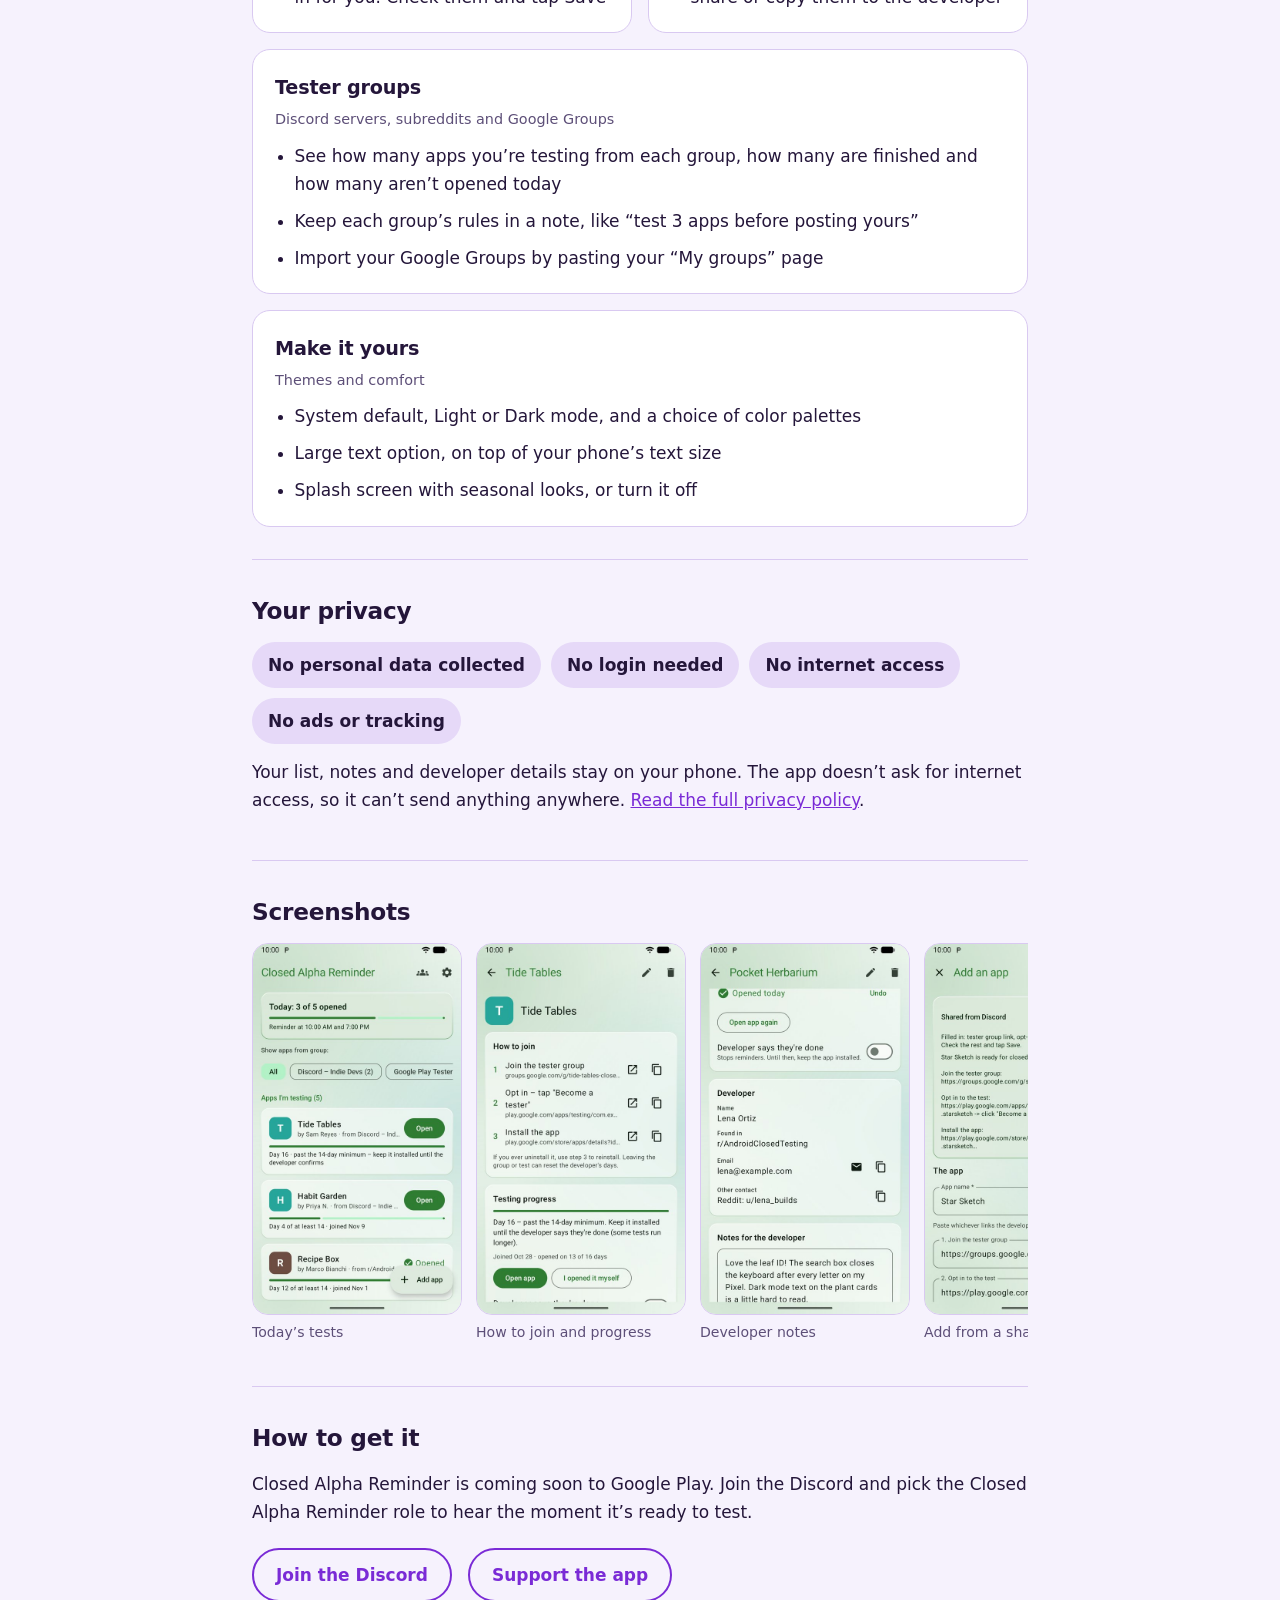
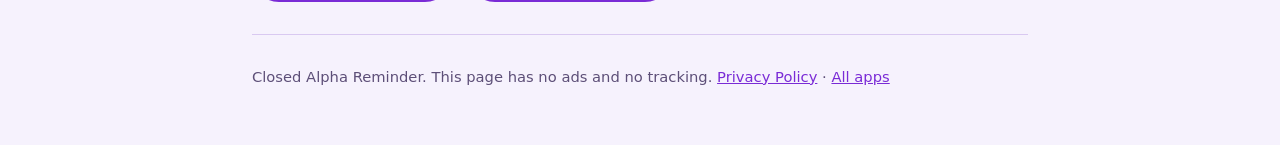
<file: closed-alpha-reminder.html>
<!DOCTYPE html>
<html lang="en"><head><meta charset="utf-8"><meta name="viewport" content="width=device-width, initial-scale=1">
<title>Closed Alpha Reminder – keep up with every Google Play closed test</title>
<meta name="description" content="Closed Alpha Reminder is a free Android app for testers: track every Google Play closed test you've joined, see your days tested, keep the join links and developer details, and get a daily reminder to open each app. No ads, no login, no internet access.">
<link rel="icon" href="closed-alpha-icon.svg"><link rel="stylesheet" href="style.css">
<style>
.wrap{max-width:820px}
.lede{font-size:1.25rem;max-width:34em;margin:20px 0 0}
.grid{display:grid;grid-template-columns:1fr 1fr;gap:16px}
.card{background:var(--surface);border:1px solid var(--line);border-radius:18px;padding:22px 22px 12px}
.card.wide{grid-column:1/-1}
.card h3{margin:0 0 4px;font-size:1.2rem;letter-spacing:-.01em}
.card .kicker{display:block;margin-bottom:10px;color:var(--muted);font-size:.9rem}
.card ul{margin:0;padding-left:1.15em}
.card li{margin:0 0 9px}
.priv{display:flex;flex-wrap:wrap;gap:10px}
.priv span{background:var(--soft);padding:9px 16px;border-radius:999px;font-weight:600}
@media(max-width:640px){.grid{grid-template-columns:1fr}}
</style></head>
<body><div class="wrap">
<header><a class="back" href="./">All apps</a>
<div class="brand"><img src="closed-alpha-icon.svg" alt="Closed Alpha Reminder icon, a clipboard with two check marks" width="84" height="84" data-optional><h1>Closed Alpha Reminder</h1></div>
<p class="lede">Open every test, every day. Keep track of every Google Play closed test you’ve joined, so the developers you help get their full 14 days.</p>
<div class="cta"><a class="btn alt" href="https://discord.gg/RJFk6R4KJk">Join the Discord</a><a class="btn alt" href="closed-alpha-reminder-privacy.html">Privacy policy</a></div>
<p class="fine"><strong>Coming soon</strong> to Google Play. Free. No ads. No login. Android only.</p></header>

<section><h2>Made for app testers</h2>
<div class="grid">
<div class="card wide"><h3>Today at a glance</h3><span class="kicker">Your daily checklist</span><ul>
<li>See how many of your test apps you’ve opened today, with a progress bar</li>
<li>Open any app straight from the list, or mark it as opened yourself</li>
<li>Each app shows its developer, where you found it and which day of the test you’re on</li>
<li>Filter the list by tester group</li></ul></div>

<div class="card"><h3>Daily reminders</h3><span class="kicker">Never miss a day</span><ul>
<li>Reminders at the times you choose, like morning and evening</li>
<li>Reminders are set up again after your phone restarts</li></ul></div>

<div class="card"><h3>Testing progress</h3><span class="kicker">Know where you stand</span><ul>
<li>Day count, join date and how many days you opened the app</li>
<li>Clear notice once you pass the 14-day minimum</li>
<li>“Developer says they’re done” stops the reminders for that app</li></ul></div>

<div class="card wide"><h3>How to join, saved for you</h3><span class="kicker">Every link in one place</span><ul>
<li>Keep the tester group, opt-in and install links for each app, with Open and Copy buttons</li>
<li>Reinstall in one tap if you ever uninstall a test app</li>
<li>A warning if a test app is no longer installed</li></ul></div>

<div class="card"><h3>Add apps from a post</h3><span class="kicker">Share it in</span><ul>
<li>Share a post from Discord, Reddit, a Google Group or email into the app</li>
<li>The links, email and group are filled in for you. Check them and tap Save</li></ul></div>

<div class="card"><h3>Developer details and notes</h3><span class="kicker">Feedback made easy</span><ul>
<li>Save the developer’s name, email and other contact</li>
<li>Write notes as you test, then email, share or copy them to the developer</li></ul></div>

<div class="card wide"><h3>Tester groups</h3><span class="kicker">Discord servers, subreddits and Google Groups</span><ul>
<li>See how many apps you’re testing from each group, how many are finished and how many aren’t opened today</li>
<li>Keep each group’s rules in a note, like “test 3 apps before posting yours”</li>
<li>Import your Google Groups by pasting your “My groups” page</li></ul></div>

<div class="card wide"><h3>Make it yours</h3><span class="kicker">Themes and comfort</span><ul>
<li>System default, Light or Dark mode, and a choice of color palettes</li>
<li>Large text option, on top of your phone’s text size</li>
<li>Splash screen with seasonal looks, or turn it off</li></ul></div>
</div></section>

<section><h2>Your privacy</h2>
<div class="priv"><span>No personal data collected</span><span>No login needed</span><span>No internet access</span><span>No ads or tracking</span></div>
<p style="margin-top:14px">Your list, notes and developer details stay on your phone. The app doesn’t ask for internet access, so it can’t send anything anywhere. <a href="closed-alpha-reminder-privacy.html">Read the full privacy policy</a>.</p></section>

<section><h2>Screenshots</h2><div class="shots">
<figure><img src="screenshots/ca-2.jpg" alt="Apps list: today 3 of 5 opened, with day counts for each test app"><figcaption>Today’s tests</figcaption></figure>
<figure><img src="screenshots/ca-3.jpg" alt="App details: how to join links and testing progress"><figcaption>How to join and progress</figcaption></figure>
<figure><img src="screenshots/ca-4.jpg" alt="Developer details and notes for the developer"><figcaption>Developer notes</figcaption></figure>
<figure><img src="screenshots/ca-5.jpg" alt="Adding an app from a post shared from Discord"><figcaption>Add from a shared post</figcaption></figure>
<figure><img src="screenshots/ca-6.jpg" alt="My tester groups with counts and notes"><figcaption>Tester groups</figcaption></figure>
<figure><img src="screenshots/ca-7.jpg" alt="Settings: theme, palette, large text, splash screen and reminders"><figcaption>Settings</figcaption></figure>
<figure><img src="screenshots/ca-8.jpg" alt="Apps list in dark mode"><figcaption>Dark mode</figcaption></figure>
<figure><img src="screenshots/ca-1.jpg" alt="Splash screen: Open every test, every day, with 14 day dots"><figcaption>Splash</figcaption></figure></div></section>

<section><h2>How to get it</h2>
<p>Closed Alpha Reminder is coming soon to Google Play. Join the Discord and pick the Closed Alpha Reminder role to hear the moment it’s ready to test.</p>
<div class="cta"><a class="btn alt" href="https://discord.gg/RJFk6R4KJk">Join the Discord</a><a class="btn alt" data-donate href="#">Support the app</a></div></section>
<footer>Closed Alpha Reminder. This page has no ads and no tracking. <a href="closed-alpha-reminder-privacy.html">Privacy Policy</a> · <a href="./">All apps</a></footer>
</div><script src="site.js"></script></body></html>
</file>
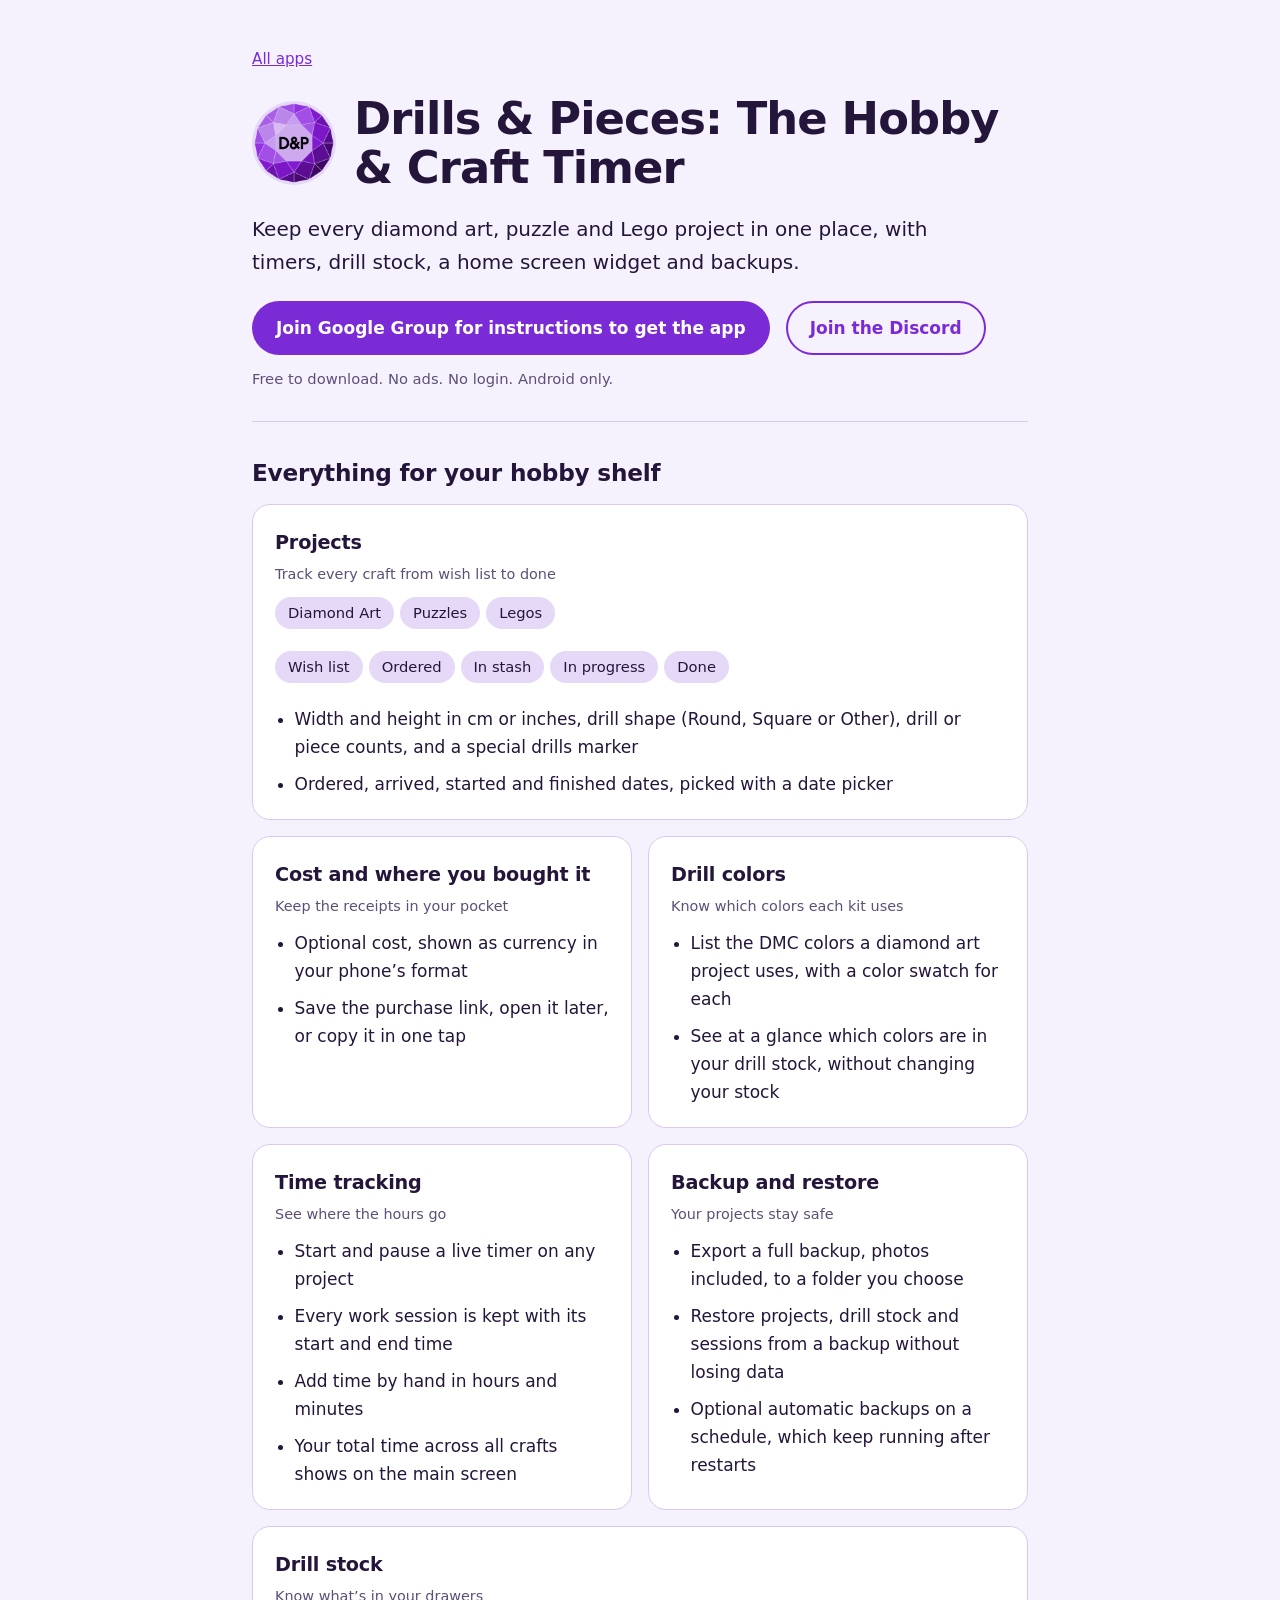
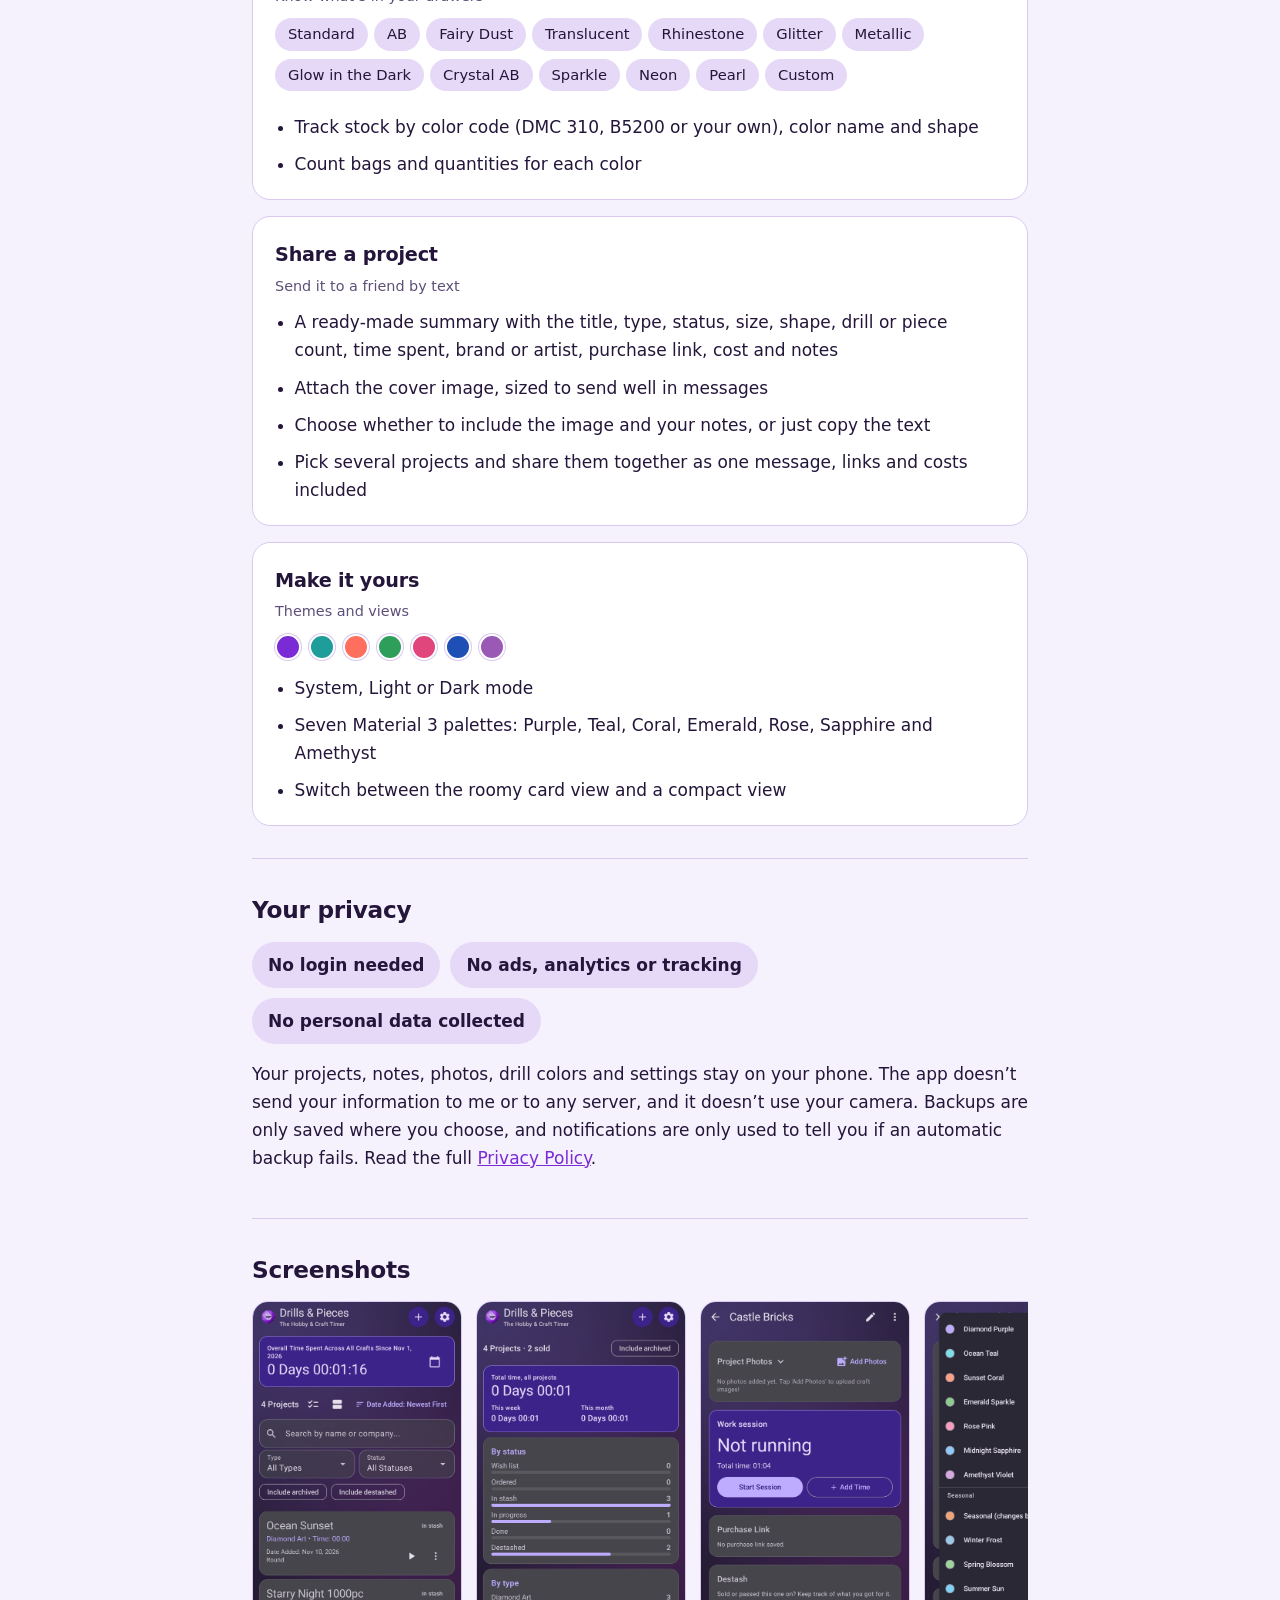
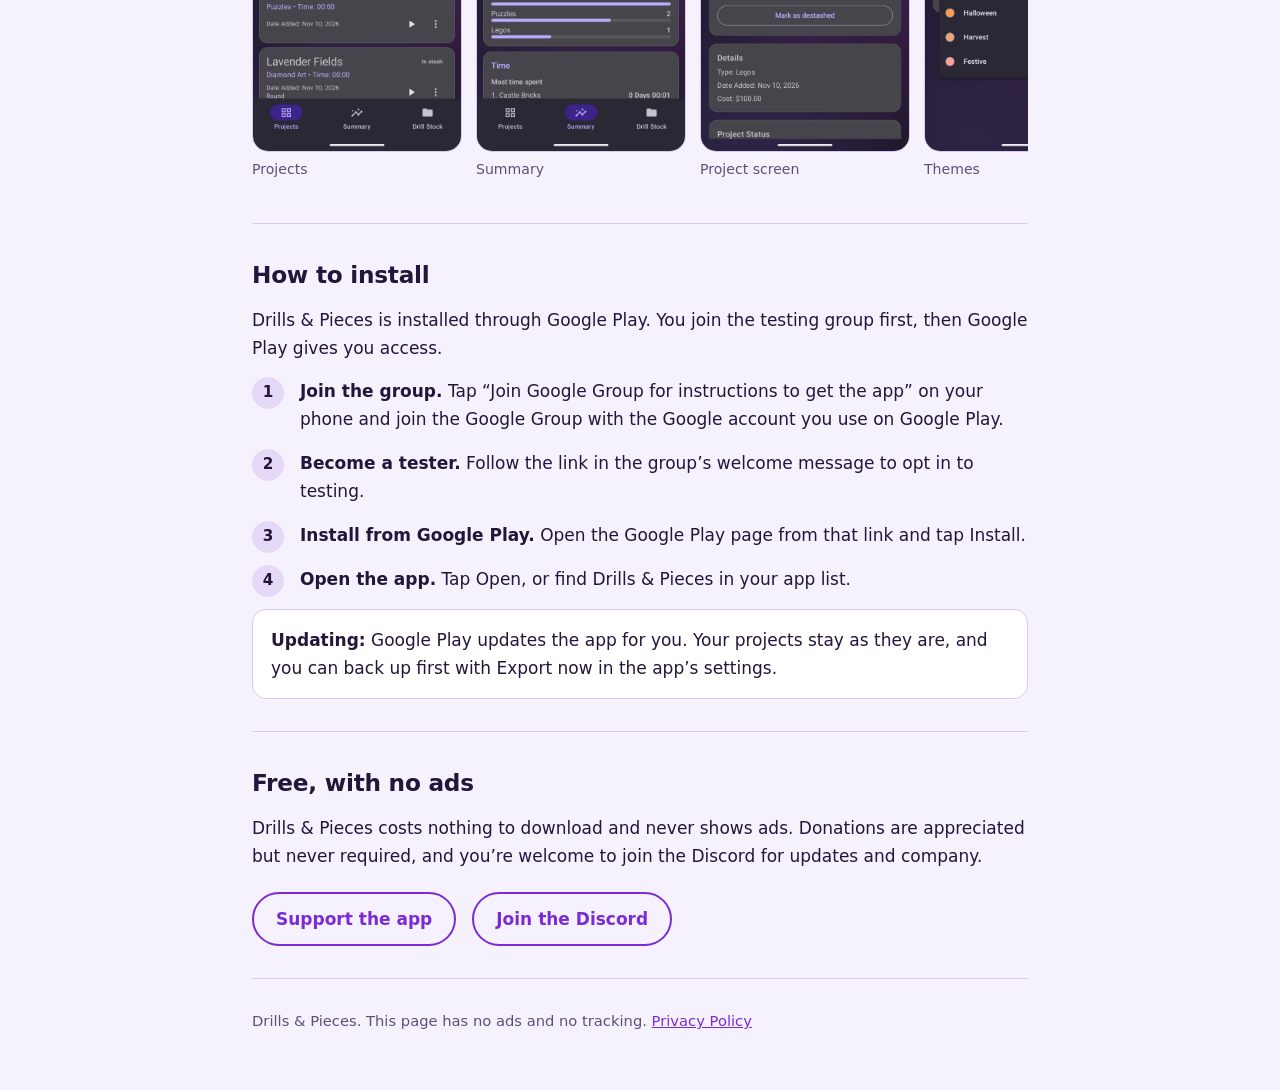
<file: drills-and-pieces.html>
<!DOCTYPE html>
<html lang="en"><head><meta charset="utf-8"><meta name="viewport" content="width=device-width, initial-scale=1">
<title>Drills &amp; Pieces: The Hobby &amp; Craft Timer</title>
<meta name="description" content="Drills &amp; Pieces is a free Android app for tracking diamond art, puzzle and Lego projects, with timers, drill stock, drill colors and backups. No ads, no login.">
<link rel="icon" href="icon.png"><link rel="stylesheet" href="style.css">
<style>
.wrap{max-width:820px}
.lede{font-size:1.25rem;max-width:34em;margin:20px 0 0}
.grid{display:grid;grid-template-columns:1fr 1fr;gap:16px}
.card{background:var(--surface);border:1px solid var(--line);border-radius:18px;padding:22px 22px 12px}
.card.wide{grid-column:1/-1}
.card h3{margin:0 0 4px;font-size:1.2rem;letter-spacing:-.01em}
.card .kicker{display:block;margin-bottom:10px;color:var(--muted);font-size:.9rem}
.card ul{margin:0;padding-left:1.15em}
.card li{margin:0 0 9px}
.chips{margin:2px 0 14px}
.chips span{display:inline-block;padding:4px 13px;margin:0 6px 8px 0;border-radius:999px;background:var(--soft);font-size:.92rem}
.swatches{display:flex;gap:8px;margin:2px 0 14px}
.swatches i{width:26px;height:26px;border-radius:50%;display:block;border:2px solid var(--surface);box-shadow:0 0 0 1px var(--line)}
.priv{display:flex;flex-wrap:wrap;gap:10px;margin-bottom:16px}
.priv span{background:var(--soft);padding:9px 16px;border-radius:999px;font-weight:600}
@media(max-width:640px){.grid{grid-template-columns:1fr}}
</style></head>
<body><div class="wrap">
<header><a class="back" href="./">All apps</a>
<div class="brand"><img src="icon.png" alt="Drills &amp; Pieces icon, a purple faceted gem with D&amp;P" width="84" height="84"><h1>Drills &amp; Pieces: The Hobby &amp; Craft Timer</h1></div>
<p class="lede">Keep every diamond art, puzzle and Lego project in one place, with timers, drill stock, a home screen widget and backups.</p>
<div class="cta"><a class="btn" href="https://groups.google.com/g/drillsandpiecesapp" target="_blank" rel="noopener">Join Google Group for instructions to get the app</a><a class="btn alt" href="https://discord.gg/RJFk6R4KJk">Join the Discord</a></div>
<p class="fine">Free to download. No ads. No login. Android only.</p></header>

<section><h2>Everything for your hobby shelf</h2>
<div class="grid">
<div class="card wide"><h3>Projects</h3><span class="kicker">Track every craft from wish list to done</span>
<div class="chips"><span>Diamond Art</span><span>Puzzles</span><span>Legos</span></div>
<div class="chips"><span>Wish list</span><span>Ordered</span><span>In stash</span><span>In progress</span><span>Done</span></div>
<ul><li>Width and height in cm or inches, drill shape (Round, Square or Other), drill or piece counts, and a special drills marker</li>
<li>Ordered, arrived, started and finished dates, picked with a date picker</li></ul></div>

<div class="card"><h3>Cost and where you bought it</h3><span class="kicker">Keep the receipts in your pocket</span><ul>
<li>Optional cost, shown as currency in your phone’s format</li>
<li>Save the purchase link, open it later, or copy it in one tap</li></ul></div>

<div class="card"><h3>Drill colors</h3><span class="kicker">Know which colors each kit uses</span><ul>
<li>List the DMC colors a diamond art project uses, with a color swatch for each</li>
<li>See at a glance which colors are in your drill stock, without changing your stock</li></ul></div>

<div class="card"><h3>Time tracking</h3><span class="kicker">See where the hours go</span><ul>
<li>Start and pause a live timer on any project</li>
<li>Every work session is kept with its start and end time</li>
<li>Add time by hand in hours and minutes</li>
<li>Your total time across all crafts shows on the main screen</li></ul></div>

<div class="card"><h3>Backup and restore</h3><span class="kicker">Your projects stay safe</span><ul>
<li>Export a full backup, photos included, to a folder you choose</li>
<li>Restore projects, drill stock and sessions from a backup without losing data</li>
<li>Optional automatic backups on a schedule, which keep running after restarts</li></ul></div>

<div class="card wide"><h3>Drill stock</h3><span class="kicker">Know what’s in your drawers</span>
<div class="chips"><span>Standard</span><span>AB</span><span>Fairy Dust</span><span>Translucent</span><span>Rhinestone</span><span>Glitter</span><span>Metallic</span><span>Glow in the Dark</span><span>Crystal AB</span><span>Sparkle</span><span>Neon</span><span>Pearl</span><span>Custom</span></div>
<ul><li>Track stock by color code (DMC 310, B5200 or your own), color name and shape</li>
<li>Count bags and quantities for each color</li></ul></div>

<div class="card wide"><h3>Share a project</h3><span class="kicker">Send it to a friend by text</span><ul>
<li>A ready-made summary with the title, type, status, size, shape, drill or piece count, time spent, brand or artist, purchase link, cost and notes</li>
<li>Attach the cover image, sized to send well in messages</li>
<li>Choose whether to include the image and your notes, or just copy the text</li>
<li>Pick several projects and share them together as one message, links and costs included</li></ul></div>

<div class="card wide"><h3>Make it yours</h3><span class="kicker">Themes and views</span>
<div class="swatches" role="img" aria-label="Seven color palettes: purple, teal, coral, emerald, rose, sapphire and amethyst">
<i style="background:#7a2bd6"></i><i style="background:#1f9d9a"></i><i style="background:#ff6f5e"></i><i style="background:#2e9e5b"></i><i style="background:#e0457b"></i><i style="background:#1e4fb5"></i><i style="background:#9b59b6"></i></div>
<ul><li>System, Light or Dark mode</li>
<li>Seven Material 3 palettes: Purple, Teal, Coral, Emerald, Rose, Sapphire and Amethyst</li>
<li>Switch between the roomy card view and a compact view</li></ul></div>
</div></section>

<section><h2>Your privacy</h2>
<div class="priv"><span>No login needed</span><span>No ads, analytics or tracking</span><span>No personal data collected</span></div>
<p>Your projects, notes, photos, drill colors and settings stay on your phone. The app doesn’t send your information to me or to any server, and it doesn’t use your camera. Backups are only saved where you choose, and notifications are only used to tell you if an automatic backup fails. Read the full <a href="privacy.html">Privacy Policy</a>.</p></section>

<section><h2>Screenshots</h2><div class="shots">
<figure><img src="screenshots/dp-1.jpg" alt="Project list with timers, filters and the overall time spent"><figcaption>Projects</figcaption></figure>
<figure><img src="screenshots/dp-2.jpg" alt="Summary tab with total time and projects by status and type"><figcaption>Summary</figcaption></figure>
<figure><img src="screenshots/dp-3.jpg" alt="Project screen with the work session timer and destash card"><figcaption>Project screen</figcaption></figure>
<figure><img src="screenshots/dp-4.jpg" alt="Color palette list with regular and seasonal themes"><figcaption>Themes</figcaption></figure></div></section>

<section><h2>How to install</h2>
<p>Drills &amp; Pieces is installed through Google Play. You join the testing group first, then Google Play gives you access.</p>
<ol class="steps">
<li><strong>Join the group.</strong> Tap “Join Google Group for instructions to get the app” on your phone and join the Google Group with the Google account you use on Google Play.</li>
<li><strong>Become a tester.</strong> Follow the link in the group’s welcome message to opt in to testing.</li>
<li><strong>Install from Google Play.</strong> Open the Google Play page from that link and tap Install.</li>
<li><strong>Open the app.</strong> Tap Open, or find Drills &amp; Pieces in your app list.</li></ol>
<div class="note"><strong>Updating:</strong> Google Play updates the app for you. Your projects stay as they are, and you can back up first with Export now in the app’s settings.</div></section>

<section><h2>Free, with no ads</h2><p>Drills &amp; Pieces costs nothing to download and never shows ads. Donations are appreciated but never required, and you’re welcome to join the Discord for updates and company.</p>
<div class="cta"><a class="btn alt" data-donate href="#">Support the app</a><a class="btn alt" href="https://discord.gg/RJFk6R4KJk">Join the Discord</a></div></section>
<footer>Drills &amp; Pieces. This page has no ads and no tracking. <a href="privacy.html">Privacy Policy</a></footer>
</div><script src="site.js"></script></body></html>
</file>
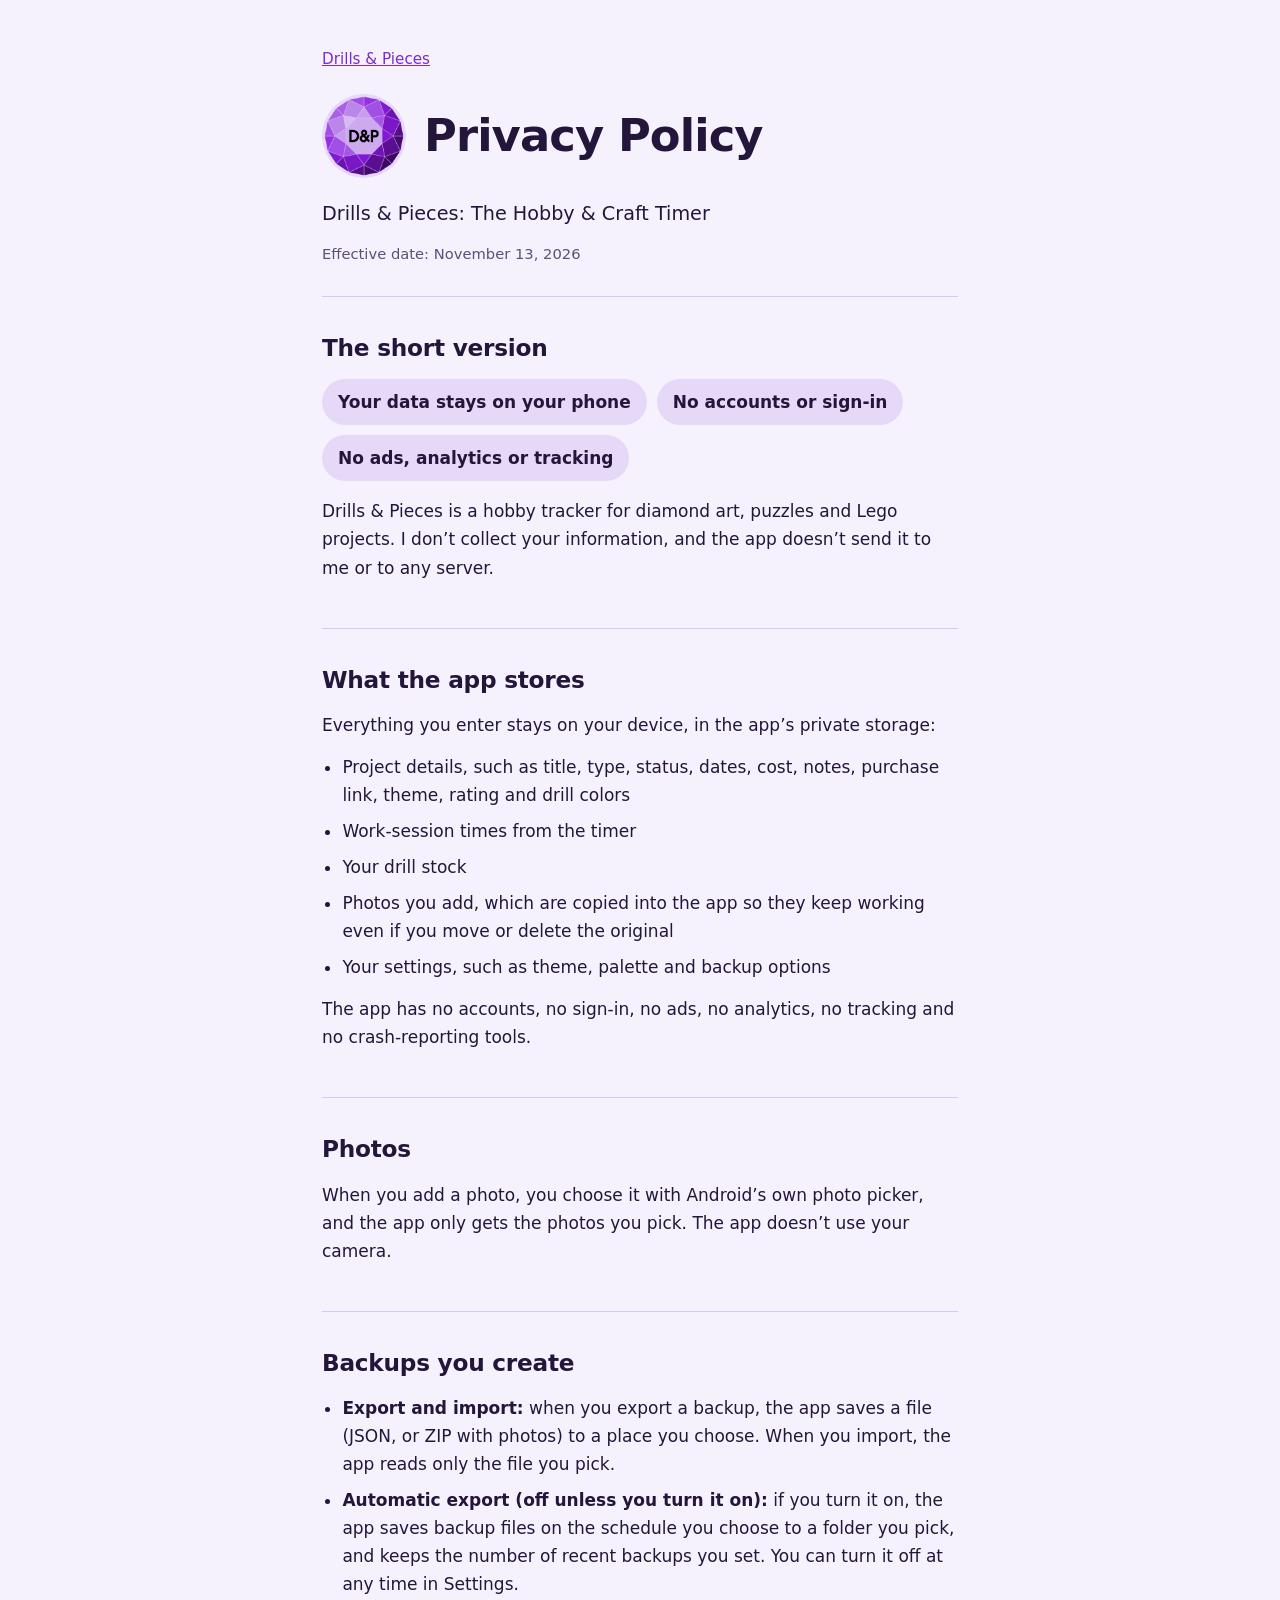
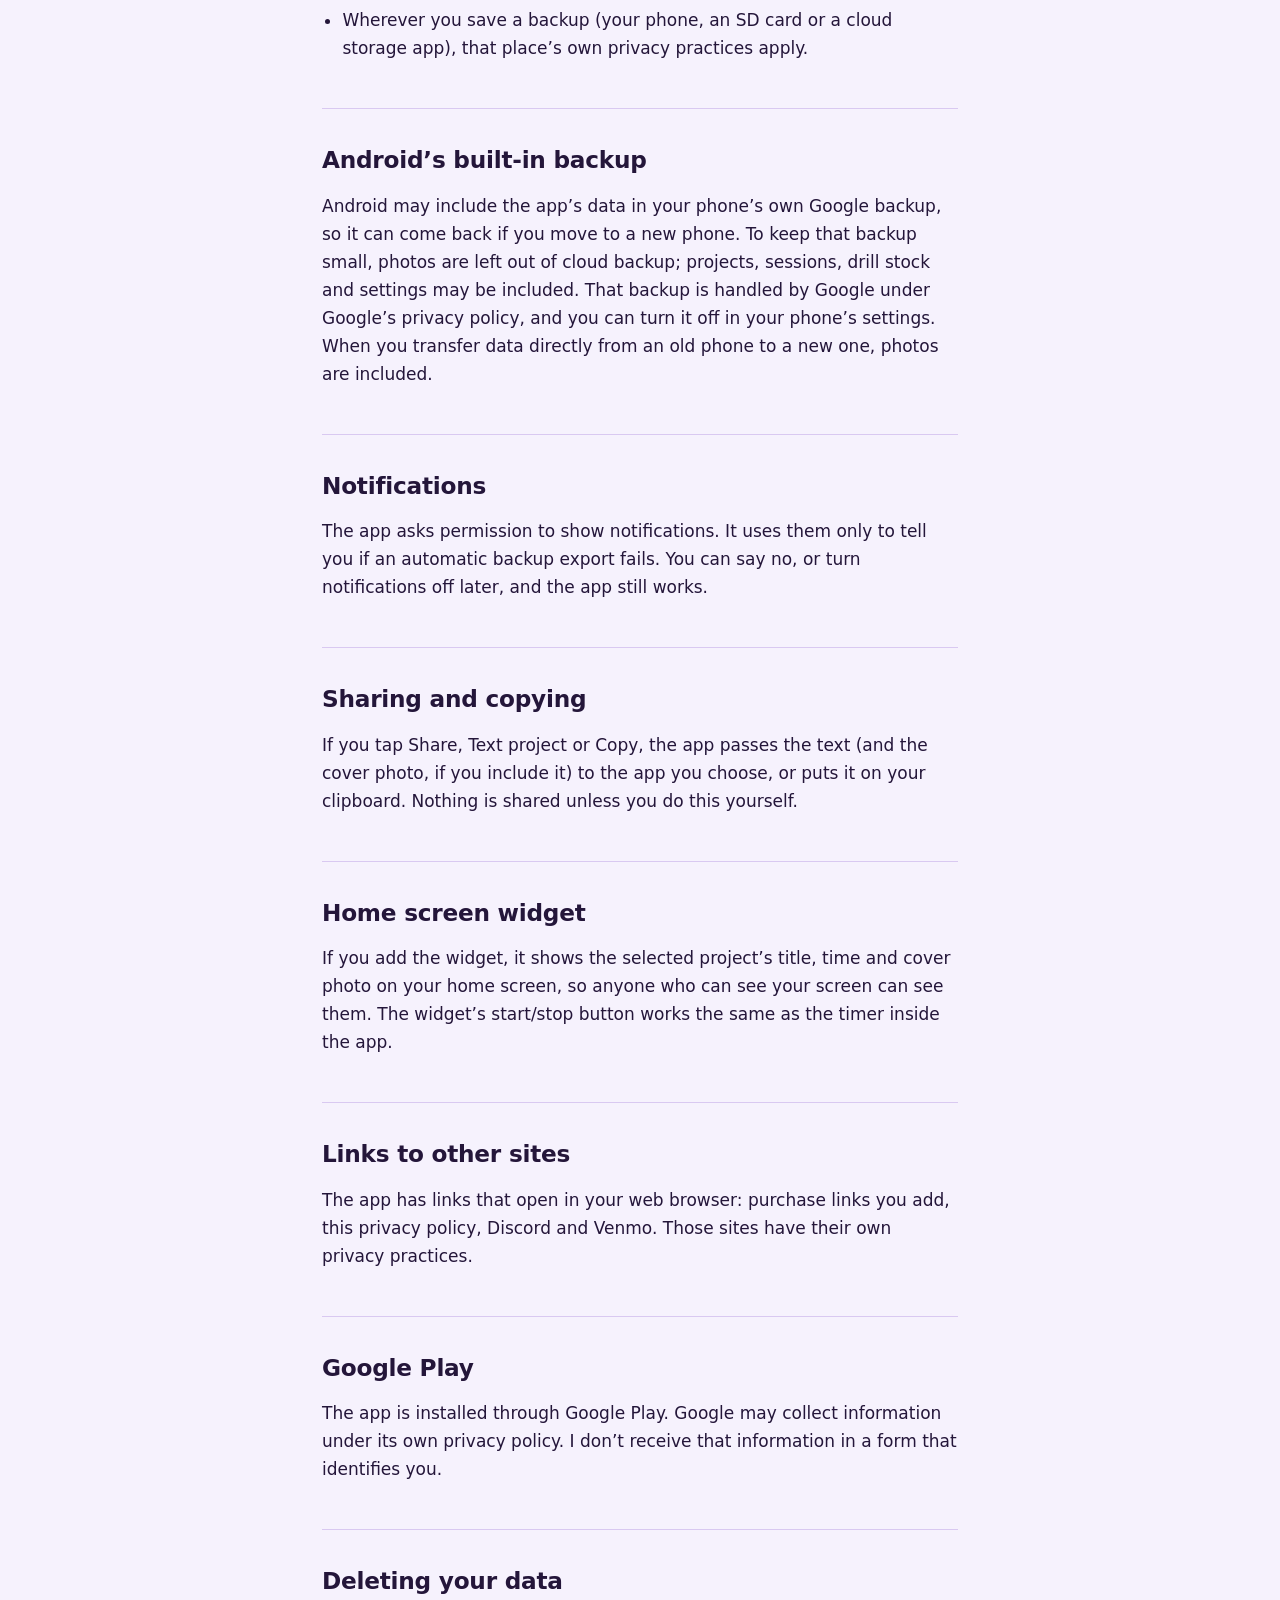
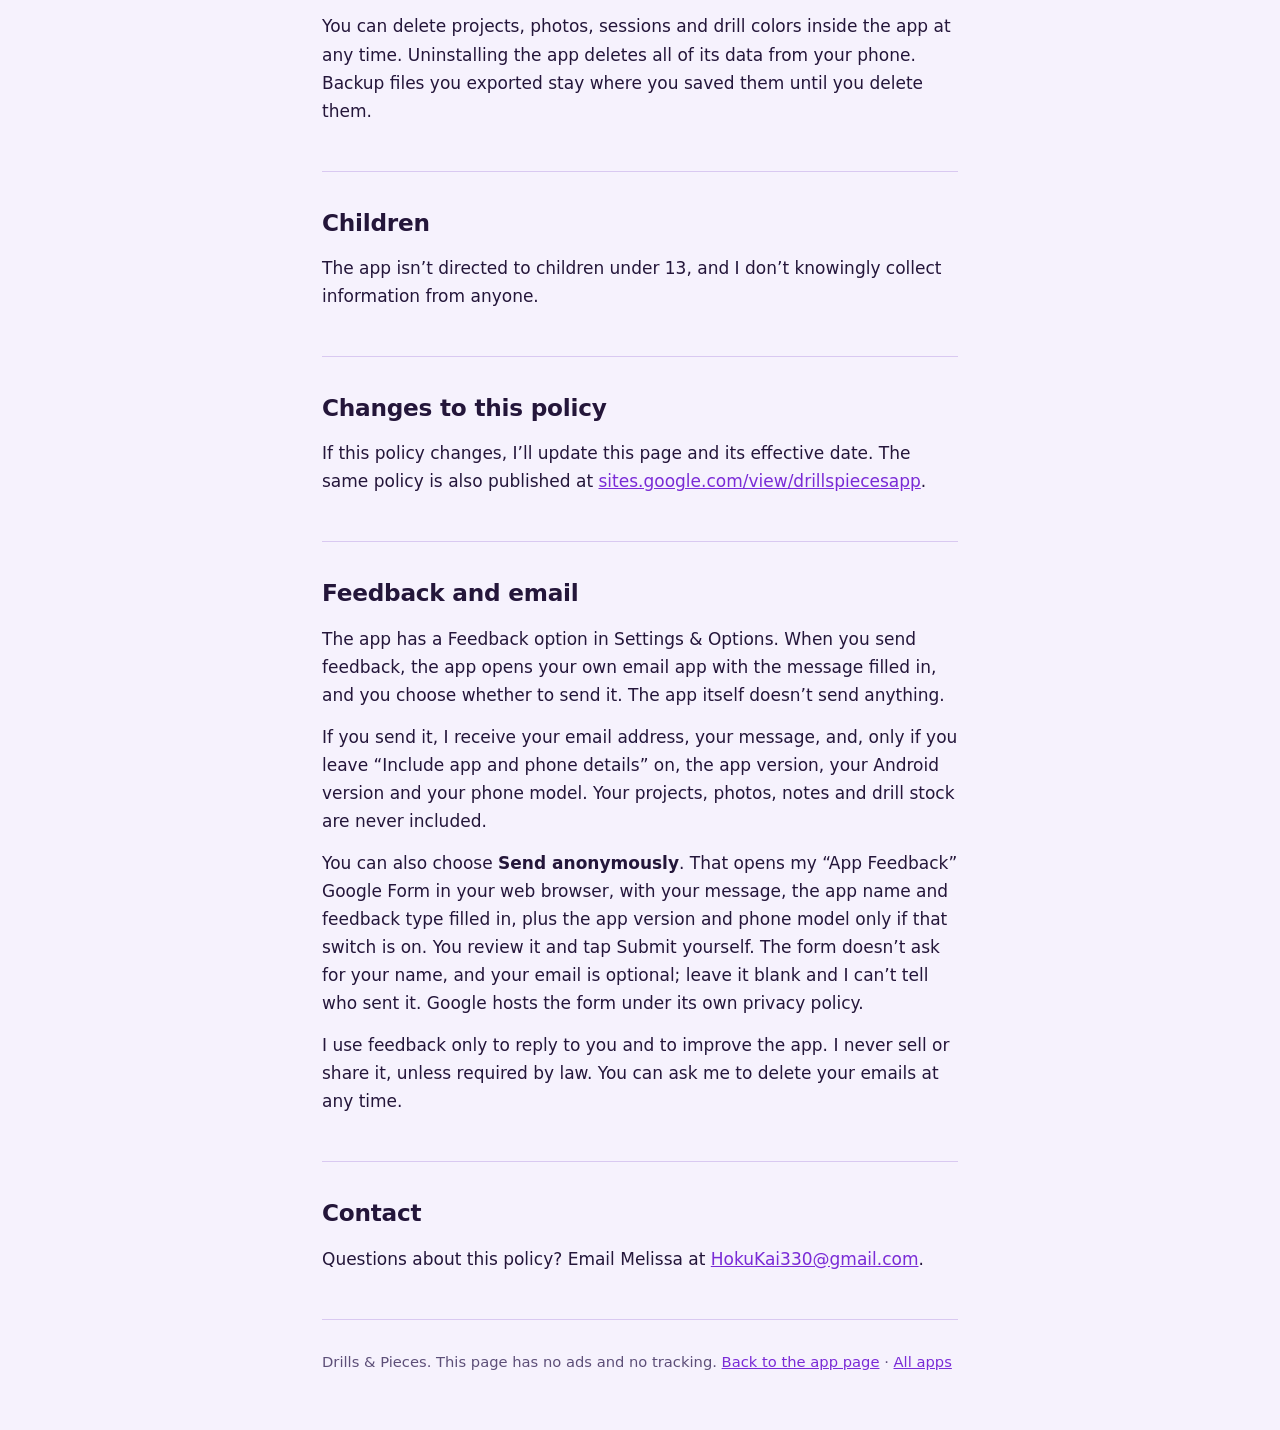
<file: privacy.html>
<!DOCTYPE html>
<html lang="en"><head><meta charset="utf-8"><meta name="viewport" content="width=device-width, initial-scale=1">
<title>Privacy Policy: Drills &amp; Pieces</title>
<meta name="description" content="Privacy Policy for Drills &amp; Pieces: The Hobby &amp; Craft Timer. Your data stays on your phone. No accounts, ads, analytics or tracking.">
<link rel="icon" href="icon.png"><link rel="stylesheet" href="style.css">
<style>
.priv{display:flex;flex-wrap:wrap;gap:10px;margin-bottom:16px}
.priv span{background:var(--soft);padding:9px 16px;border-radius:999px;font-weight:600}
section ul{margin:0 0 14px;padding-left:1.2em}
section li{margin:0 0 8px}
</style></head>
<body><div class="wrap">
<header><a class="back" href="drills-and-pieces.html">Drills &amp; Pieces</a>
<div class="brand"><img src="icon.png" alt="Drills &amp; Pieces icon, a purple faceted gem with D&amp;P" width="84" height="84"><h1>Privacy Policy</h1></div>
<p class="lede" style="font-size:1.2rem;margin:20px 0 0">Drills &amp; Pieces: The Hobby &amp; Craft Timer</p>
<p class="fine">Effective date: November 13, 2026</p></header>

<section><h2>The short version</h2>
<div class="priv"><span>Your data stays on your phone</span><span>No accounts or sign-in</span><span>No ads, analytics or tracking</span></div>
<p>Drills &amp; Pieces is a hobby tracker for diamond art, puzzles and Lego projects. I don’t collect your information, and the app doesn’t send it to me or to any server.</p></section>

<section><h2>What the app stores</h2>
<p>Everything you enter stays on your device, in the app’s private storage:</p>
<ul><li>Project details, such as title, type, status, dates, cost, notes, purchase link, theme, rating and drill colors</li>
<li>Work-session times from the timer</li>
<li>Your drill stock</li>
<li>Photos you add, which are copied into the app so they keep working even if you move or delete the original</li>
<li>Your settings, such as theme, palette and backup options</li></ul>
<p>The app has no accounts, no sign-in, no ads, no analytics, no tracking and no crash-reporting tools.</p></section>

<section><h2>Photos</h2>
<p>When you add a photo, you choose it with Android’s own photo picker, and the app only gets the photos you pick. The app doesn’t use your camera.</p></section>

<section><h2>Backups you create</h2>
<ul><li><strong>Export and import:</strong> when you export a backup, the app saves a file (JSON, or ZIP with photos) to a place you choose. When you import, the app reads only the file you pick.</li>
<li><strong>Automatic export (off unless you turn it on):</strong> if you turn it on, the app saves backup files on the schedule you choose to a folder you pick, and keeps the number of recent backups you set. You can turn it off at any time in Settings.</li>
<li>Wherever you save a backup (your phone, an SD card or a cloud storage app), that place’s own privacy practices apply.</li></ul></section>

<section><h2>Android’s built-in backup</h2>
<p>Android may include the app’s data in your phone’s own Google backup, so it can come back if you move to a new phone. To keep that backup small, photos are left out of cloud backup; projects, sessions, drill stock and settings may be included. That backup is handled by Google under Google’s privacy policy, and you can turn it off in your phone’s settings. When you transfer data directly from an old phone to a new one, photos are included.</p></section>

<section><h2>Notifications</h2>
<p>The app asks permission to show notifications. It uses them only to tell you if an automatic backup export fails. You can say no, or turn notifications off later, and the app still works.</p></section>

<section><h2>Sharing and copying</h2>
<p>If you tap Share, Text project or Copy, the app passes the text (and the cover photo, if you include it) to the app you choose, or puts it on your clipboard. Nothing is shared unless you do this yourself.</p></section>

<section><h2>Home screen widget</h2>
<p>If you add the widget, it shows the selected project’s title, time and cover photo on your home screen, so anyone who can see your screen can see them. The widget’s start/stop button works the same as the timer inside the app.</p></section>

<section><h2>Links to other sites</h2>
<p>The app has links that open in your web browser: purchase links you add, this privacy policy, Discord and Venmo. Those sites have their own privacy practices.</p></section>

<section><h2>Google Play</h2>
<p>The app is installed through Google Play. Google may collect information under its own privacy policy. I don’t receive that information in a form that identifies you.</p></section>

<section><h2>Deleting your data</h2>
<p>You can delete projects, photos, sessions and drill colors inside the app at any time. Uninstalling the app deletes all of its data from your phone. Backup files you exported stay where you saved them until you delete them.</p></section>

<section><h2>Children</h2>
<p>The app isn’t directed to children under 13, and I don’t knowingly collect information from anyone.</p></section>

<section><h2>Changes to this policy</h2>
<p>If this policy changes, I’ll update this page and its effective date. The same policy is also published at <a href="https://sites.google.com/view/drillspiecesapp/home">sites.google.com/view/drillspiecesapp</a>.</p></section>

<section><h2>Feedback and email</h2>
<p>The app has a Feedback option in Settings &amp; Options. When you send feedback, the app opens your own email app with the message filled in, and you choose whether to send it. The app itself doesn’t send anything.</p>
<p>If you send it, I receive your email address, your message, and, only if you leave “Include app and phone details” on, the app version, your Android version and your phone model. Your projects, photos, notes and drill stock are never included.</p>
<p>You can also choose <strong>Send anonymously</strong>. That opens my “App Feedback” Google Form in your web browser, with your message, the app name and feedback type filled in, plus the app version and phone model only if that switch is on. You review it and tap Submit yourself. The form doesn’t ask for your name, and your email is optional; leave it blank and I can’t tell who sent it. Google hosts the form under its own privacy policy.</p>
<p>I use feedback only to reply to you and to improve the app. I never sell or share it, unless required by law. You can ask me to delete your emails at any time.</p></section>

<section><h2>Contact</h2>
<p>Questions about this policy? Email Melissa at <a href="mailto:HokuKai330@gmail.com">HokuKai330@gmail.com</a>.</p></section>

<footer>Drills &amp; Pieces. This page has no ads and no tracking. <a href="drills-and-pieces.html">Back to the app page</a> · <a href="./">All apps</a></footer>
</div><script src="site.js"></script></body></html>
</file>
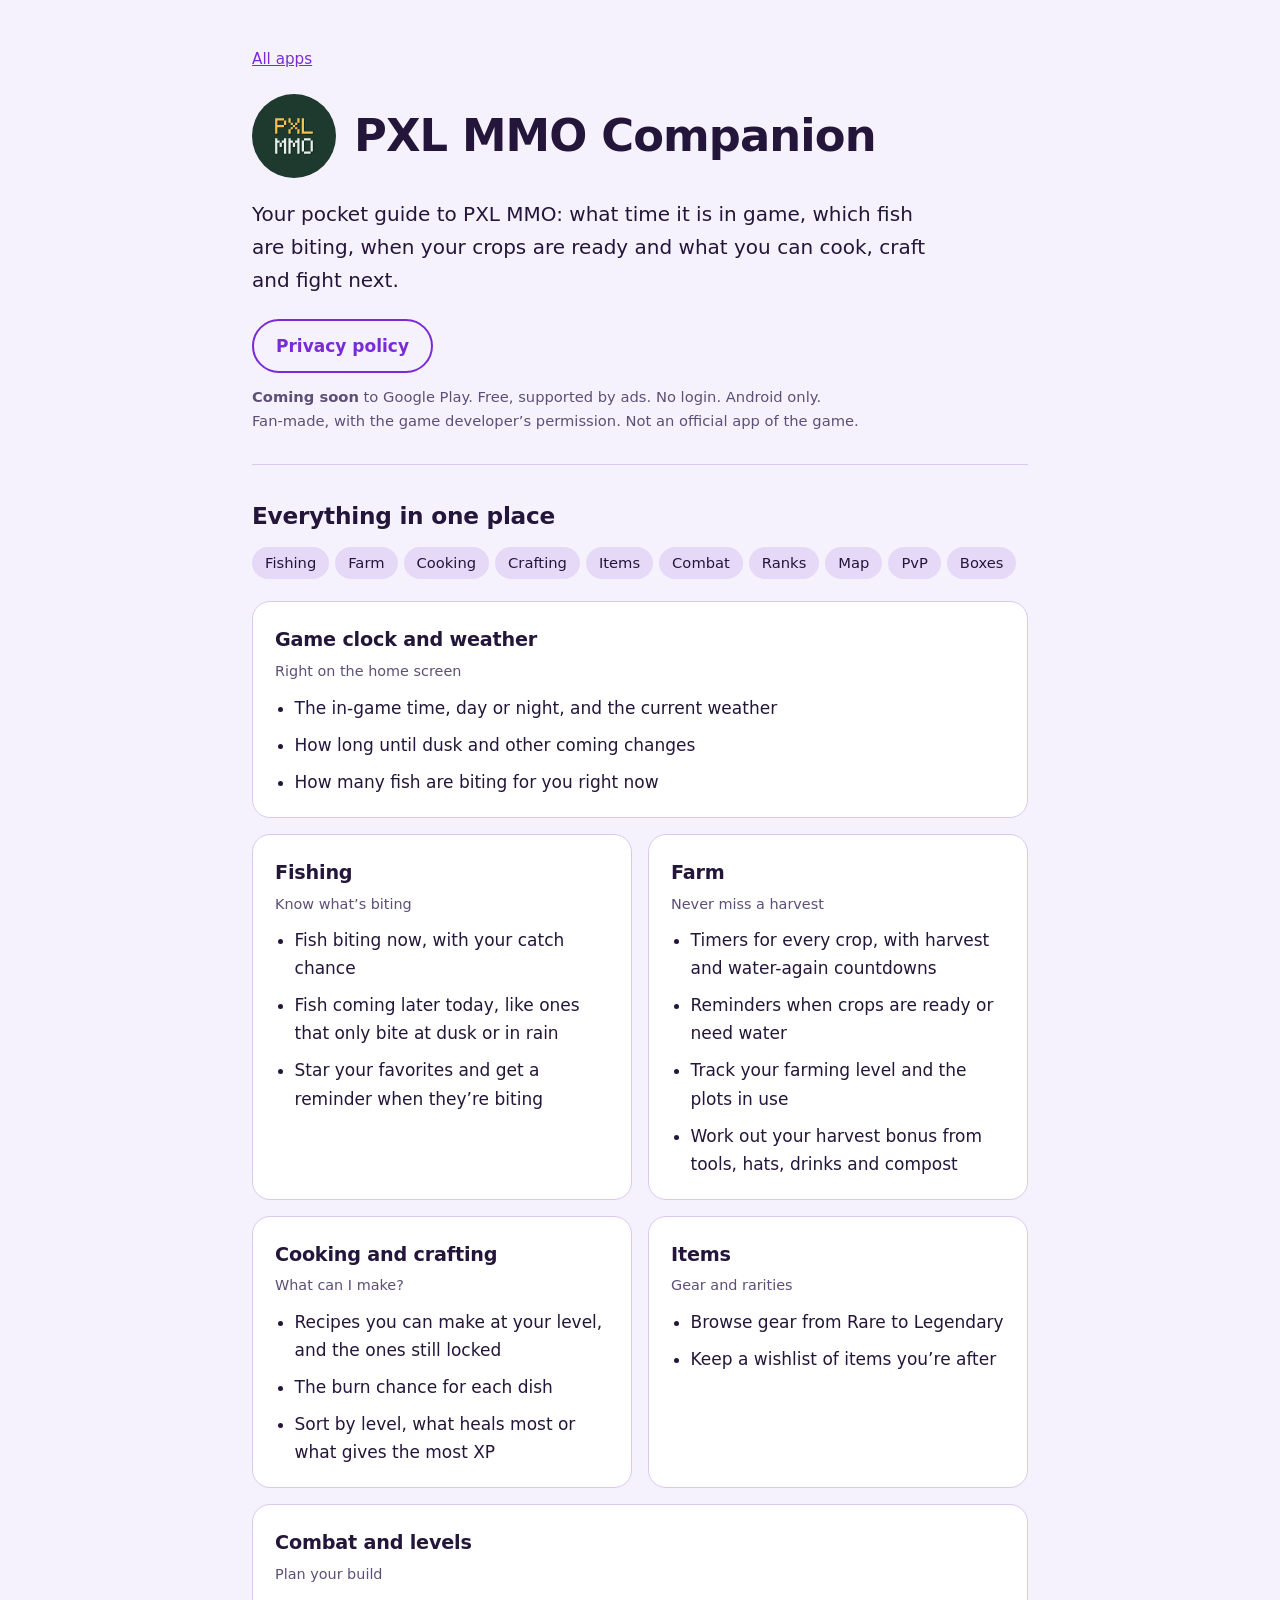
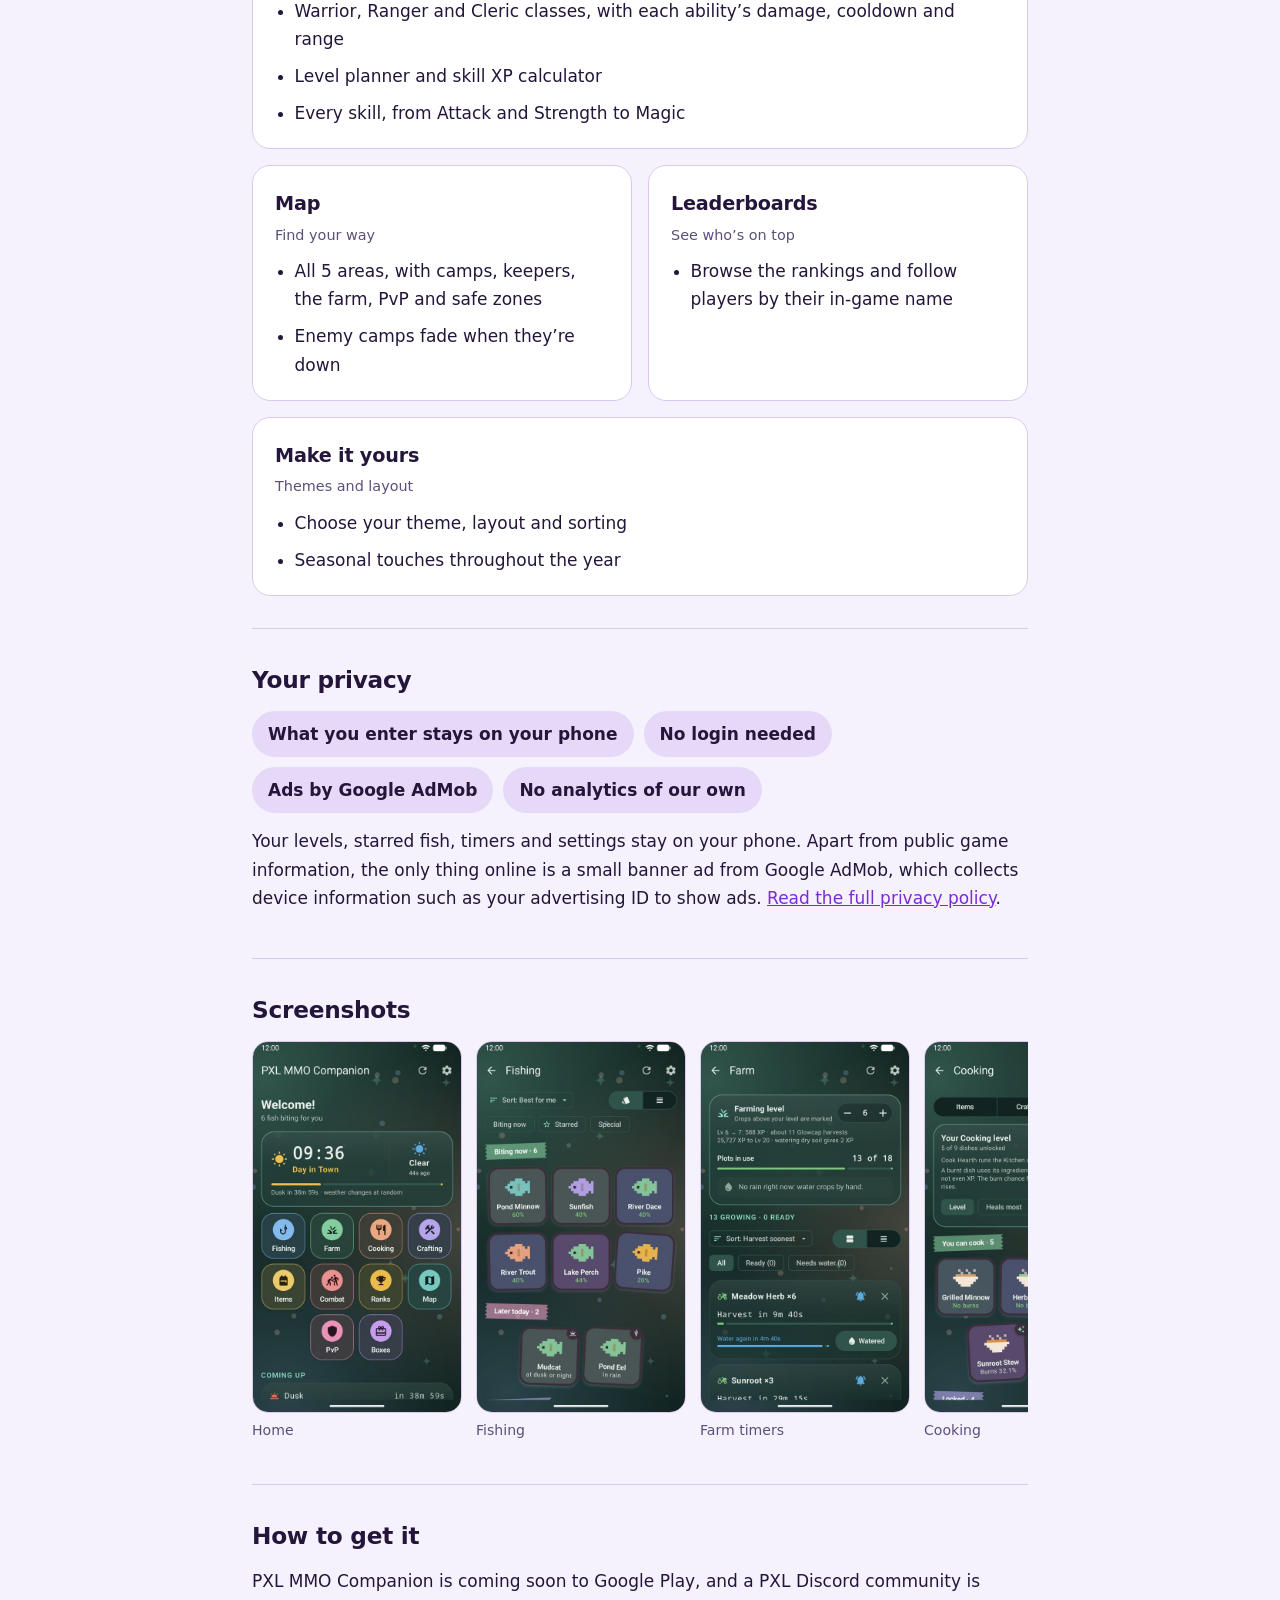
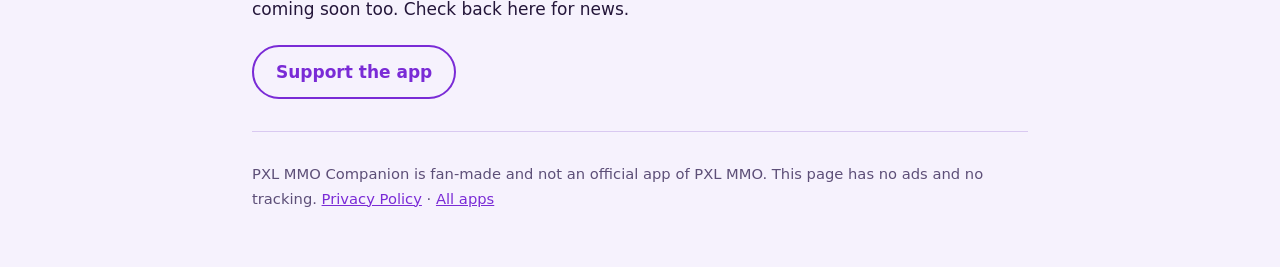
<file: pxl-mmo-companion.html>
<!DOCTYPE html>
<html lang="en"><head><meta charset="utf-8"><meta name="viewport" content="width=device-width, initial-scale=1">
<title>PXL MMO Companion – fishing, farming, cooking and more for PXL MMO</title>
<meta name="description" content="PXL MMO Companion is a free, fan-made Android app for PXL MMO: the game clock and weather, which fish are biting, farm timers with reminders, recipes, items, combat, a level planner, the map and leaderboards. Free with ads, no login.">
<link rel="icon" href="pxl-icon.svg"><link rel="stylesheet" href="style.css">
<style>
.wrap{max-width:820px}
.lede{font-size:1.25rem;max-width:34em;margin:20px 0 0}
.grid{display:grid;grid-template-columns:1fr 1fr;gap:16px}
.card{background:var(--surface);border:1px solid var(--line);border-radius:18px;padding:22px 22px 12px}
.card.wide{grid-column:1/-1}
.card h3{margin:0 0 4px;font-size:1.2rem;letter-spacing:-.01em}
.card .kicker{display:block;margin-bottom:10px;color:var(--muted);font-size:.9rem}
.card ul{margin:0;padding-left:1.15em}
.card li{margin:0 0 9px}
.chips{margin:2px 0 14px}
.chips span{display:inline-block;padding:4px 13px;margin:0 6px 8px 0;border-radius:999px;background:var(--soft);font-size:.92rem}
.priv{display:flex;flex-wrap:wrap;gap:10px}
.priv span{background:var(--soft);padding:9px 16px;border-radius:999px;font-weight:600}
@media(max-width:640px){.grid{grid-template-columns:1fr}}
</style></head>
<body><div class="wrap">
<header><a class="back" href="./">All apps</a>
<div class="brand"><img src="pxl-icon.svg" alt="PXL MMO Companion icon, the letters PXL over MMO in pixel type" width="84" height="84" data-optional><h1>PXL MMO Companion</h1></div>
<p class="lede">Your pocket guide to PXL MMO: what time it is in game, which fish are biting, when your crops are ready and what you can cook, craft and fight next.</p>
<div class="cta"><a class="btn alt" href="PXLPrivacyNotice.html">Privacy policy</a></div>
<p class="fine"><strong>Coming soon</strong> to Google Play. Free, supported by ads. No login. Android only.<br>Fan-made, with the game developer’s permission. Not an official app of the game.</p></header>

<section><h2>Everything in one place</h2>
<div class="chips"><span>Fishing</span><span>Farm</span><span>Cooking</span><span>Crafting</span><span>Items</span><span>Combat</span><span>Ranks</span><span>Map</span><span>PvP</span><span>Boxes</span></div>
<div class="grid">
<div class="card wide"><h3>Game clock and weather</h3><span class="kicker">Right on the home screen</span><ul>
<li>The in-game time, day or night, and the current weather</li>
<li>How long until dusk and other coming changes</li>
<li>How many fish are biting for you right now</li></ul></div>

<div class="card"><h3>Fishing</h3><span class="kicker">Know what’s biting</span><ul>
<li>Fish biting now, with your catch chance</li>
<li>Fish coming later today, like ones that only bite at dusk or in rain</li>
<li>Star your favorites and get a reminder when they’re biting</li></ul></div>

<div class="card"><h3>Farm</h3><span class="kicker">Never miss a harvest</span><ul>
<li>Timers for every crop, with harvest and water-again countdowns</li>
<li>Reminders when crops are ready or need water</li>
<li>Track your farming level and the plots in use</li>
<li>Work out your harvest bonus from tools, hats, drinks and compost</li></ul></div>

<div class="card"><h3>Cooking and crafting</h3><span class="kicker">What can I make?</span><ul>
<li>Recipes you can make at your level, and the ones still locked</li>
<li>The burn chance for each dish</li>
<li>Sort by level, what heals most or what gives the most XP</li></ul></div>

<div class="card"><h3>Items</h3><span class="kicker">Gear and rarities</span><ul>
<li>Browse gear from Rare to Legendary</li>
<li>Keep a wishlist of items you’re after</li></ul></div>

<div class="card wide"><h3>Combat and levels</h3><span class="kicker">Plan your build</span><ul>
<li>Warrior, Ranger and Cleric classes, with each ability’s damage, cooldown and range</li>
<li>Level planner and skill XP calculator</li>
<li>Every skill, from Attack and Strength to Magic</li></ul></div>

<div class="card"><h3>Map</h3><span class="kicker">Find your way</span><ul>
<li>All 5 areas, with camps, keepers, the farm, PvP and safe zones</li>
<li>Enemy camps fade when they’re down</li></ul></div>

<div class="card"><h3>Leaderboards</h3><span class="kicker">See who’s on top</span><ul>
<li>Browse the rankings and follow players by their in-game name</li></ul></div>

<div class="card wide"><h3>Make it yours</h3><span class="kicker">Themes and layout</span><ul>
<li>Choose your theme, layout and sorting</li>
<li>Seasonal touches throughout the year</li></ul></div>
</div></section>

<section><h2>Your privacy</h2>
<div class="priv"><span>What you enter stays on your phone</span><span>No login needed</span><span>Ads by Google AdMob</span><span>No analytics of our own</span></div>
<p style="margin-top:14px">Your levels, starred fish, timers and settings stay on your phone. Apart from public game information, the only thing online is a small banner ad from Google AdMob, which collects device information such as your advertising ID to show ads. <a href="PXLPrivacyNotice.html">Read the full privacy policy</a>.</p></section>

<section><h2>Screenshots</h2><div class="shots">
<figure><img src="screenshots/pxl-1.jpg" alt="Home: game clock, weather and shortcuts to every section"><figcaption>Home</figcaption></figure>
<figure><img src="screenshots/pxl-2.jpg" alt="Fishing: fish biting now and later today"><figcaption>Fishing</figcaption></figure>
<figure><img src="screenshots/pxl-3.jpg" alt="Farm: farming level, plots in use and harvest timers"><figcaption>Farm timers</figcaption></figure>
<figure><img src="screenshots/pxl-4.jpg" alt="Cooking: dishes you can cook and their burn chance"><figcaption>Cooking</figcaption></figure>
<figure><img src="screenshots/pxl-5.jpg" alt="Items: gear with Rare and Legendary rarities"><figcaption>Items</figcaption></figure>
<figure><img src="screenshots/pxl-6.jpg" alt="Map with areas, camps and a legend"><figcaption>Map</figcaption></figure>
<figure><img src="screenshots/pxl-7.jpg" alt="Combat: classes, abilities and level planner"><figcaption>Combat</figcaption></figure>
<figure><img src="screenshots/pxl-8.jpg" alt="Better harvests: bonus from tools, hats, drinks and compost"><figcaption>Better harvests</figcaption></figure></div></section>

<section><h2>How to get it</h2>
<p>PXL MMO Companion is coming soon to Google Play, and a PXL Discord community is coming soon too. Check back here for news.</p>
<div class="cta"><a class="btn alt" data-donate href="#">Support the app</a></div></section>
<footer>PXL MMO Companion is fan-made and not an official app of PXL MMO. This page has no ads and no tracking. <a href="PXLPrivacyNotice.html">Privacy Policy</a> · <a href="./">All apps</a></footer>
</div><script src="site.js"></script></body></html>
</file>
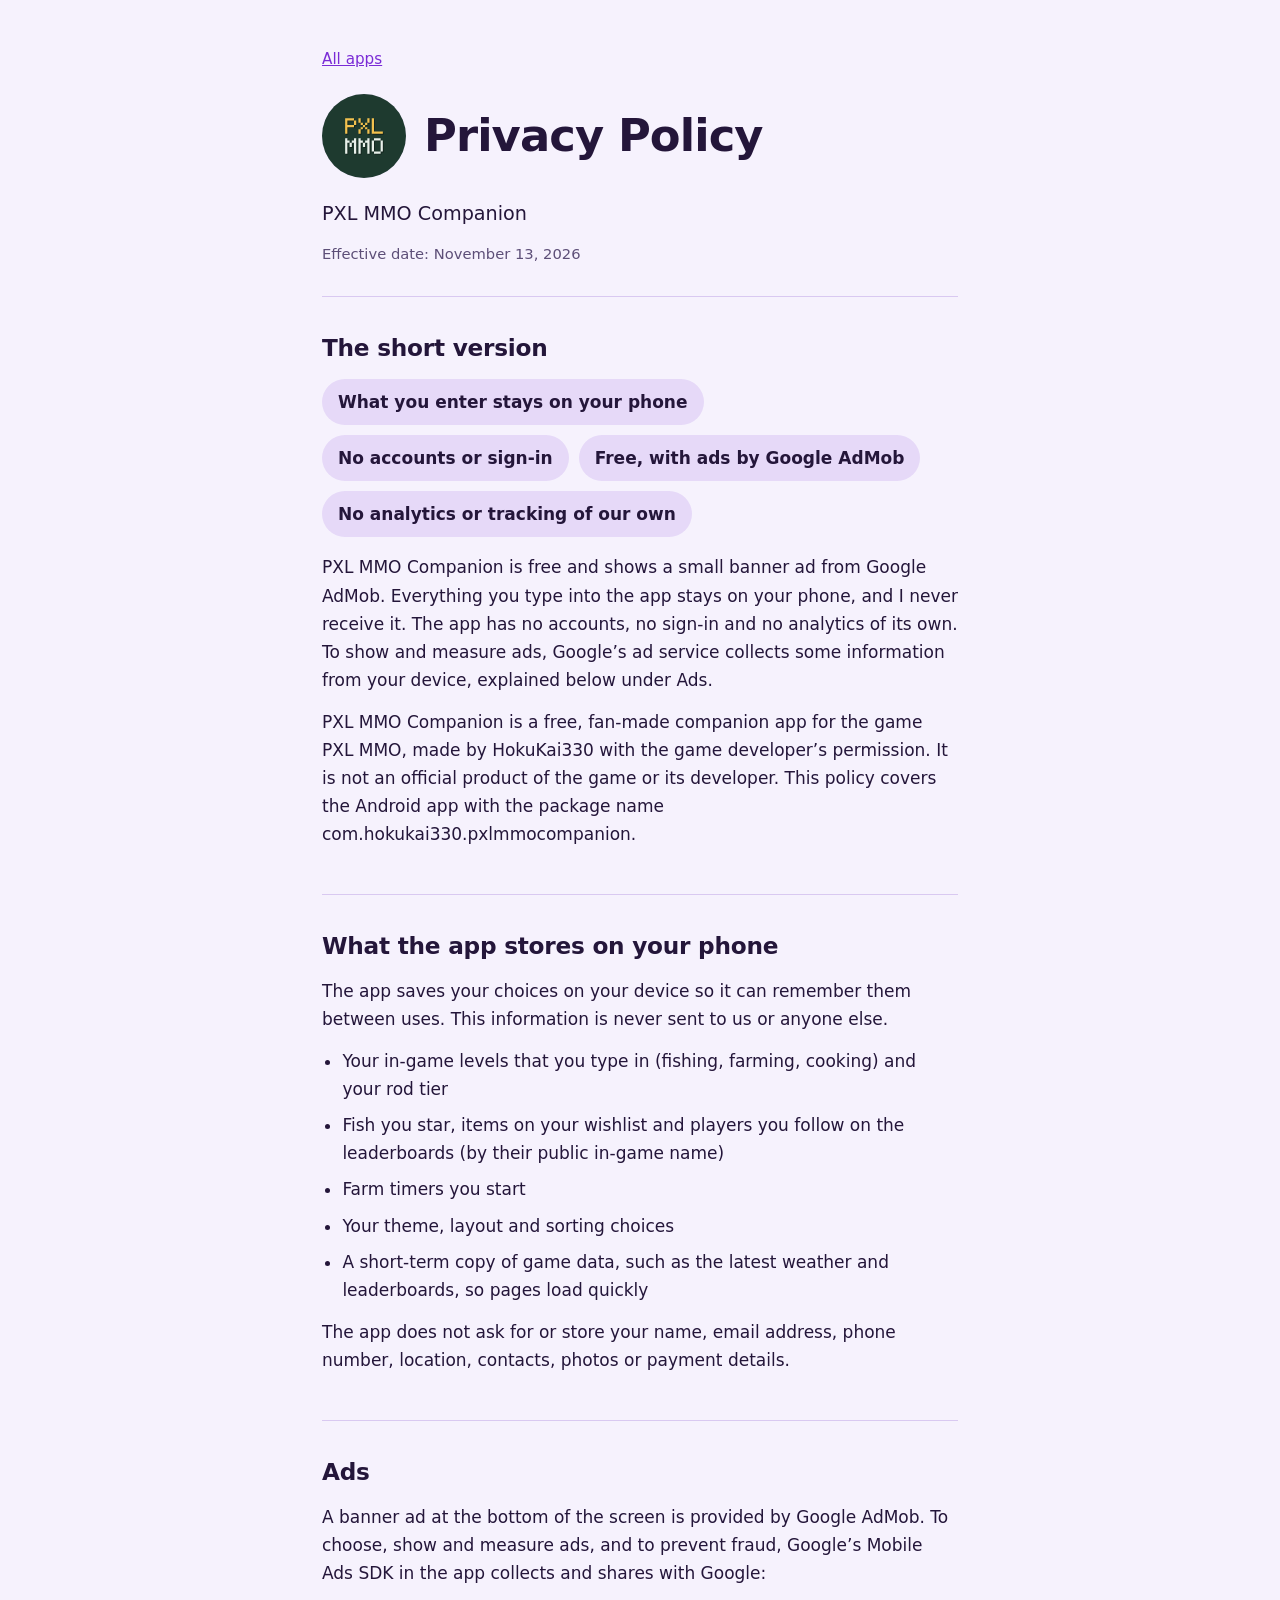
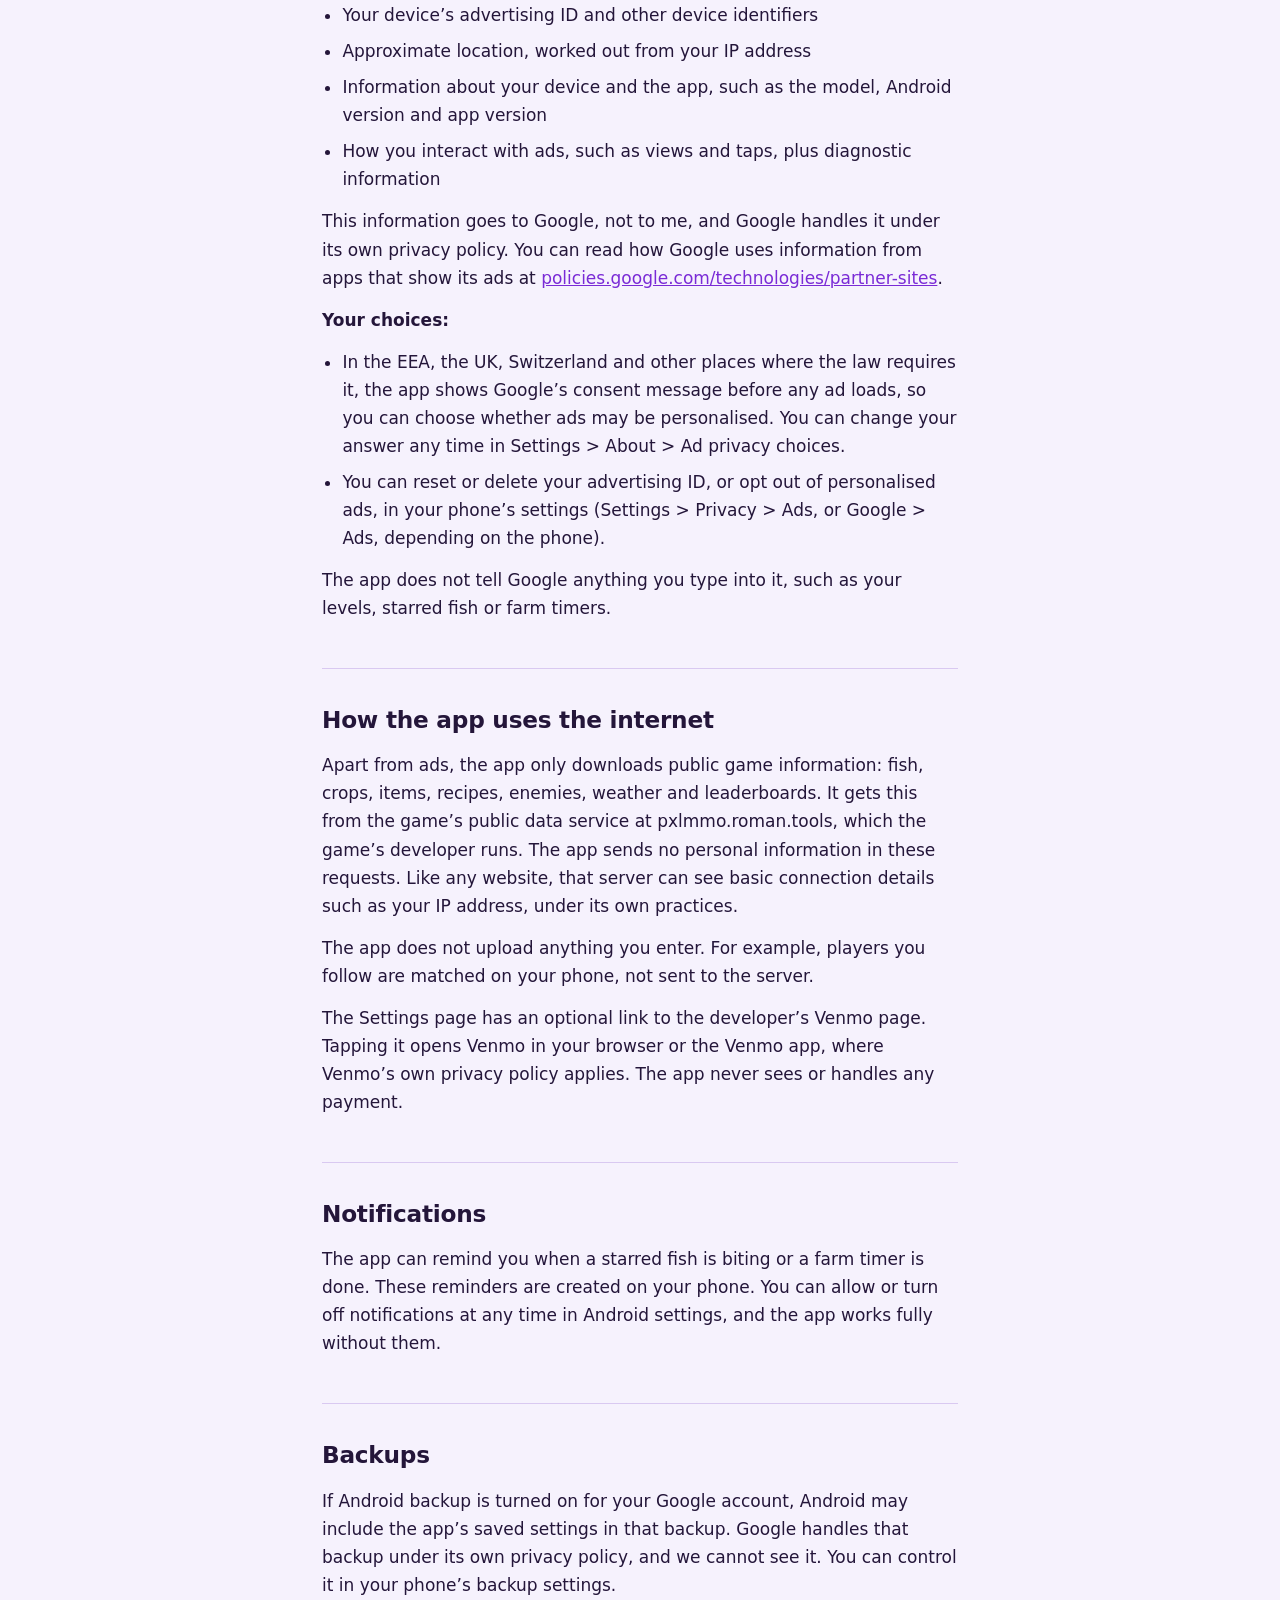
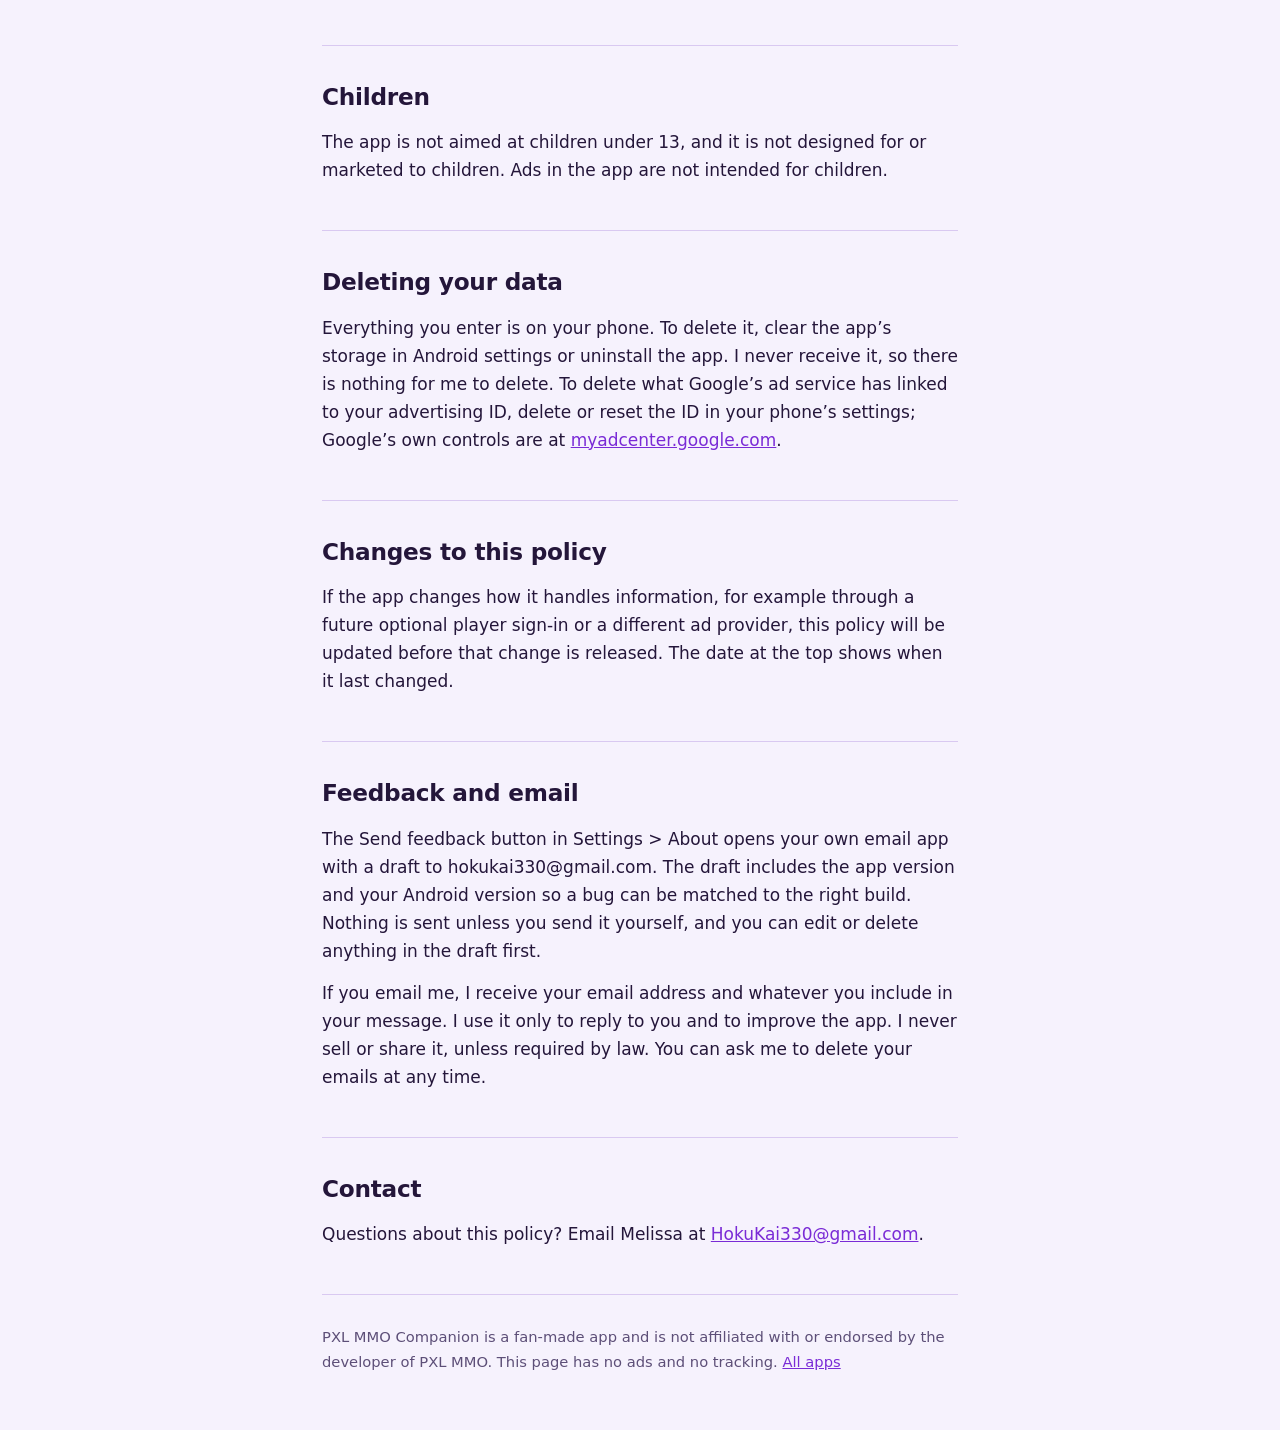
<file: PXLPrivacyNotice.html>
<!DOCTYPE html>
<html lang="en"><head><meta charset="utf-8"><meta name="viewport" content="width=device-width, initial-scale=1">
<title>Privacy Policy: PXL MMO Companion</title>
<meta name="description" content="Privacy Policy for PXL MMO Companion. Everything you enter stays on your phone. No accounts or sign-in. The app is free and shows ads from Google AdMob.">
<link rel="icon" href="pxl-icon.svg"><link rel="stylesheet" href="style.css">
<style>
.priv{display:flex;flex-wrap:wrap;gap:10px;margin-bottom:16px}
.priv span{background:var(--soft);padding:9px 16px;border-radius:999px;font-weight:600}
section ul{margin:0 0 14px;padding-left:1.2em}
section li{margin:0 0 8px}
</style></head>
<body><div class="wrap">
<header><a class="back" href="./">All apps</a>
<div class="brand"><img src="pxl-icon.svg" alt="PXL MMO Companion icon, the letters PXL over MMO in pixel type" width="84" height="84" data-optional><h1>Privacy Policy</h1></div>
<p class="lede" style="font-size:1.2rem;margin:20px 0 0">PXL MMO Companion</p>
<p class="fine">Effective date: November 13, 2026</p></header>

<section><h2>The short version</h2>
<div class="priv"><span>What you enter stays on your phone</span><span>No accounts or sign-in</span><span>Free, with ads by Google AdMob</span><span>No analytics or tracking of our own</span></div>
<p>PXL MMO Companion is free and shows a small banner ad from Google AdMob. Everything you type into the app stays on your phone, and I never receive it. The app has no accounts, no sign-in and no analytics of its own. To show and measure ads, Google’s ad service collects some information from your device, explained below under Ads.</p>
<p>PXL MMO Companion is a free, fan-made companion app for the game PXL MMO, made by HokuKai330 with the game developer’s permission. It is not an official product of the game or its developer. This policy covers the Android app with the package name com.hokukai330.pxlmmocompanion.</p></section>

<section><h2>What the app stores on your phone</h2>
<p>The app saves your choices on your device so it can remember them between uses. This information is never sent to us or anyone else.</p>
<ul><li>Your in-game levels that you type in (fishing, farming, cooking) and your rod tier</li>
<li>Fish you star, items on your wishlist and players you follow on the leaderboards (by their public in-game name)</li>
<li>Farm timers you start</li>
<li>Your theme, layout and sorting choices</li>
<li>A short-term copy of game data, such as the latest weather and leaderboards, so pages load quickly</li></ul>
<p>The app does not ask for or store your name, email address, phone number, location, contacts, photos or payment details.</p></section>

<section><h2>Ads</h2>
<p>A banner ad at the bottom of the screen is provided by Google AdMob. To choose, show and measure ads, and to prevent fraud, Google’s Mobile Ads SDK in the app collects and shares with Google:</p>
<ul><li>Your device’s advertising ID and other device identifiers</li>
<li>Approximate location, worked out from your IP address</li>
<li>Information about your device and the app, such as the model, Android version and app version</li>
<li>How you interact with ads, such as views and taps, plus diagnostic information</li></ul>
<p>This information goes to Google, not to me, and Google handles it under its own privacy policy. You can read how Google uses information from apps that show its ads at <a href="https://policies.google.com/technologies/partner-sites">policies.google.com/technologies/partner-sites</a>.</p>
<p><strong>Your choices:</strong></p>
<ul><li>In the EEA, the UK, Switzerland and other places where the law requires it, the app shows Google’s consent message before any ad loads, so you can choose whether ads may be personalised. You can change your answer any time in Settings &gt; About &gt; Ad privacy choices.</li>
<li>You can reset or delete your advertising ID, or opt out of personalised ads, in your phone’s settings (Settings &gt; Privacy &gt; Ads, or Google &gt; Ads, depending on the phone).</li></ul>
<p>The app does not tell Google anything you type into it, such as your levels, starred fish or farm timers.</p></section>

<section><h2>How the app uses the internet</h2>
<p>Apart from ads, the app only downloads public game information: fish, crops, items, recipes, enemies, weather and leaderboards. It gets this from the game’s public data service at pxlmmo.roman.tools, which the game’s developer runs. The app sends no personal information in these requests. Like any website, that server can see basic connection details such as your IP address, under its own practices.</p>
<p>The app does not upload anything you enter. For example, players you follow are matched on your phone, not sent to the server.</p>
<p>The Settings page has an optional link to the developer’s Venmo page. Tapping it opens Venmo in your browser or the Venmo app, where Venmo’s own privacy policy applies. The app never sees or handles any payment.</p></section>

<section><h2>Notifications</h2>
<p>The app can remind you when a starred fish is biting or a farm timer is done. These reminders are created on your phone. You can allow or turn off notifications at any time in Android settings, and the app works fully without them.</p></section>

<section><h2>Backups</h2>
<p>If Android backup is turned on for your Google account, Android may include the app’s saved settings in that backup. Google handles that backup under its own privacy policy, and we cannot see it. You can control it in your phone’s backup settings.</p></section>

<section><h2>Children</h2>
<p>The app is not aimed at children under 13, and it is not designed for or marketed to children. Ads in the app are not intended for children.</p></section>

<section><h2>Deleting your data</h2>
<p>Everything you enter is on your phone. To delete it, clear the app’s storage in Android settings or uninstall the app. I never receive it, so there is nothing for me to delete. To delete what Google’s ad service has linked to your advertising ID, delete or reset the ID in your phone’s settings; Google’s own controls are at <a href="https://myadcenter.google.com">myadcenter.google.com</a>.</p></section>

<section><h2>Changes to this policy</h2>
<p>If the app changes how it handles information, for example through a future optional player sign-in or a different ad provider, this policy will be updated before that change is released. The date at the top shows when it last changed.</p></section>

<section><h2>Feedback and email</h2>
<p>The Send feedback button in Settings &gt; About opens your own email app with a draft to hokukai330@gmail.com. The draft includes the app version and your Android version so a bug can be matched to the right build. Nothing is sent unless you send it yourself, and you can edit or delete anything in the draft first.</p>
<p>If you email me, I receive your email address and whatever you include in your message. I use it only to reply to you and to improve the app. I never sell or share it, unless required by law. You can ask me to delete your emails at any time.</p></section>

<section><h2>Contact</h2>
<p>Questions about this policy? Email Melissa at <a href="mailto:HokuKai330@gmail.com">HokuKai330@gmail.com</a>.</p></section>

<footer>PXL MMO Companion is a fan-made app and is not affiliated with or endorsed by the developer of PXL MMO. This page has no ads and no tracking. <a href="./">All apps</a></footer>
</div><script src="site.js"></script></body></html>
</file>
<file: style.css>
:root{--bg:#f6f2fd;--surface:#fff;--ink:#24163a;--muted:#5d4f78;--brand:#7a2bd6;--on:#fff;--soft:#e6d9f8;--line:#d9c9f1;--focus:#3b0f7a}
@media(prefers-color-scheme:dark){:root{--bg:#170d26;--surface:#241538;--ink:#f1e9fc;--muted:#bcaad8;--brand:#b784f0;--on:#1c0d31;--soft:#33204d;--line:#443061;--focus:#e6d5ff}}
*{box-sizing:border-box}
body{margin:0;background:var(--bg);color:var(--ink);font:17px/1.65 "Segoe UI Variable Text","Segoe UI","Helvetica Neue",Roboto,system-ui,sans-serif}
a{color:var(--brand)}
a:focus-visible{outline:3px solid var(--focus);outline-offset:3px;border-radius:6px}
.wrap{max-width:680px;margin:0 auto;padding:0 22px}
header{padding:44px 0 30px}
.back{display:inline-block;margin-bottom:22px;font-size:.95rem}
.brand{display:flex;align-items:center;gap:18px}
.brand img,.app img{width:84px;height:84px;border-radius:50%;flex:none;background:var(--soft)}
h1{margin:0;font-size:clamp(2rem,6vw,2.8rem);line-height:1.1;letter-spacing:-.02em}
h2{margin:0 0 12px;font-size:1.45rem;letter-spacing:-.01em}
p{margin:0 0 14px}
.tag{margin:20px 0 0;font-size:1.2rem}
.cta{display:flex;flex-wrap:wrap;align-items:center;gap:12px 16px;margin-top:22px}
.btn{display:inline-block;padding:13px 24px;border-radius:999px;font-weight:700;text-decoration:none;background:var(--brand);color:var(--on)}
.btn:hover{filter:brightness(1.08)}
.btn.alt{background:transparent;color:var(--brand);border:2px solid var(--brand);padding:11px 22px}
.fine{color:var(--muted);font-size:.92rem;margin:12px 0 0}
section{padding:32px 0;border-top:1px solid var(--line)}
.app{display:flex;gap:20px;align-items:flex-start;padding:30px 0;border-top:1px solid var(--line)}
.app h2{margin-bottom:6px}
ul.feat{margin:0;padding-left:1.2em}
ul.feat li{margin:6px 0}
.shots{display:flex;gap:14px;overflow-x:auto;padding-bottom:10px}
.shots figure{margin:0;flex:none;width:210px}
.shots img{width:100%;height:auto;border-radius:16px;border:1px solid var(--line);display:block}
.shots figcaption{font-size:.88rem;color:var(--muted);margin-top:6px}
ol.steps{margin:0;padding:0;list-style:none;counter-reset:s}
ol.steps li{counter-increment:s;position:relative;padding:0 0 16px 48px}
ol.steps li::before{content:counter(s);position:absolute;left:0;top:0;width:32px;height:32px;border-radius:50%;background:var(--soft);display:grid;place-items:center;font-weight:700;font-size:.95rem}
.note{background:var(--surface);border:1px solid var(--line);border-radius:14px;padding:16px 18px}
footer{padding:30px 0 56px;border-top:1px solid var(--line);color:var(--muted);font-size:.92rem}
@media(max-width:480px){.app{flex-direction:column}}
</file>
